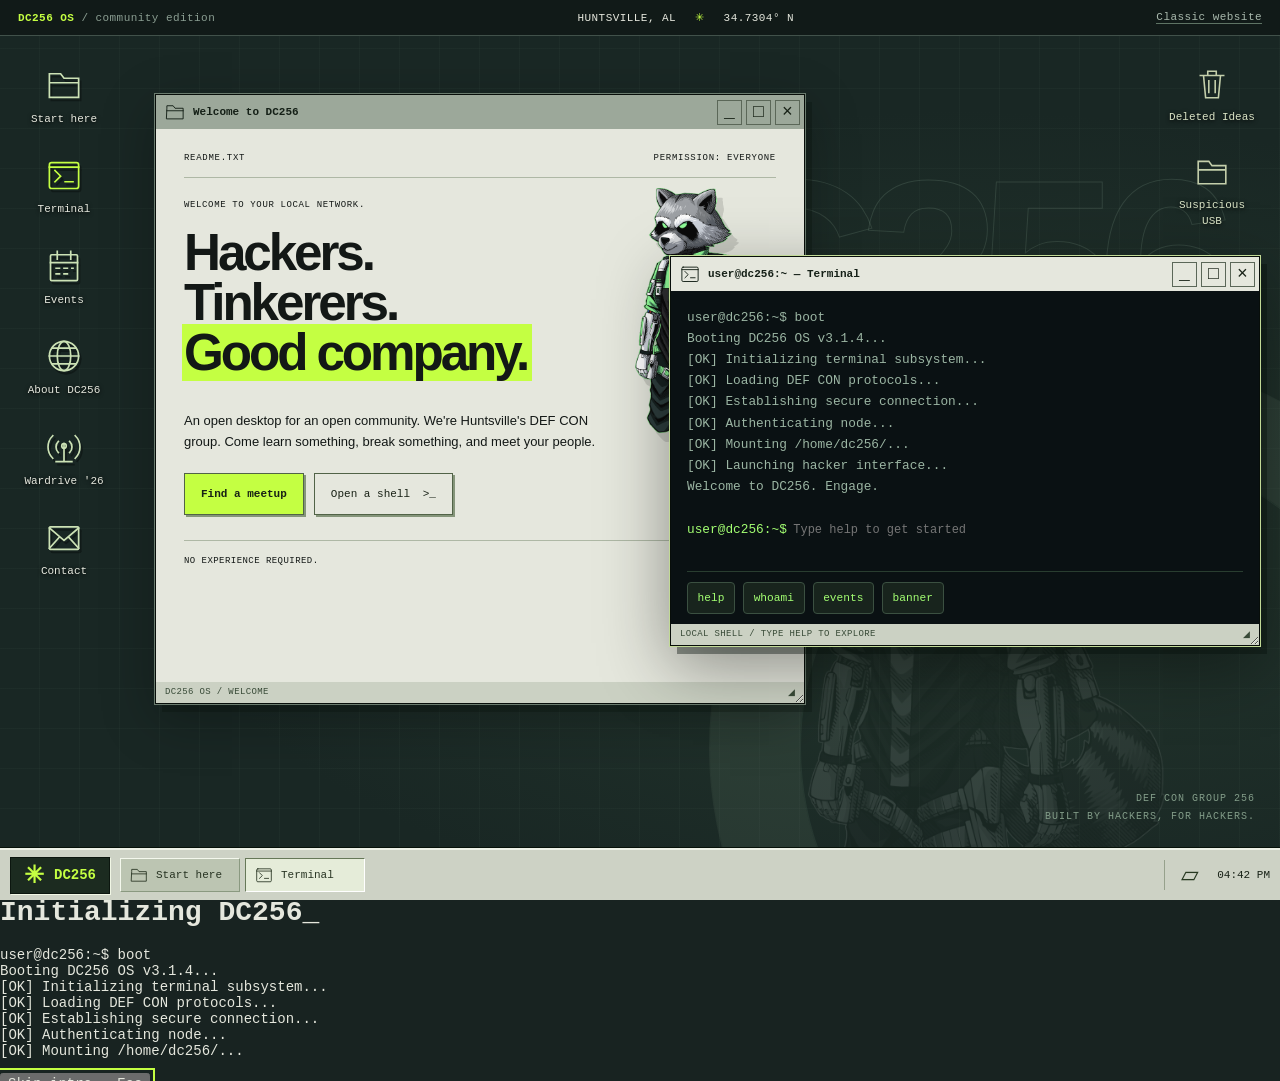
<file: index.html>
<!doctype html>
<html lang="en"><head><meta charset="utf-8"><meta name="viewport" content="width=device-width,initial-scale=1"><title>DC256 OS — Huntsville Hacker Community</title><script src="scripts/boot-intro.js?v=desktop-1"></script><link rel="icon" href="images/DC256_Text.png"><link rel="stylesheet" href="styles/desktop.css?v=4"><script src="scripts/desktop-fun.js?v=2" defer></script><script src="scripts/desktop.js?v=9" defer></script></head>
<body>
<svg class="icon-library" aria-hidden="true"><defs>
<symbol id="i-terminal" viewBox="0 0 32 32"><rect x="3" y="5" width="26" height="23" rx="2"/><path d="m8 12 5 5-5 5m9 0h7M3 9h26"/></symbol>
<symbol id="i-folder" viewBox="0 0 32 32"><path d="M3 9V6h10l3 4h13v17H3zm0 5h26"/></symbol>
<symbol id="i-calendar" viewBox="0 0 32 32"><rect x="4" y="6" width="24" height="23" rx="1"/><path d="M10 3v7m12-7v7M4 13h24m-19 5h3m4 0h3m4 0h1M9 23h3m4 0h3"/></symbol>
<symbol id="i-globe" viewBox="0 0 32 32"><circle cx="16" cy="16" r="13"/><ellipse cx="16" cy="16" rx="6" ry="13"/><path d="M3 16h26M6 9h20M6 23h20"/></symbol>
<symbol id="i-mail" viewBox="0 0 32 32"><rect x="3" y="7" width="26" height="20" rx="1"/><path d="m3 8 13 11L29 8M3 26l9-10m17 10-9-10"/></symbol>
<symbol id="i-radio" viewBox="0 0 32 32"><path d="M16 13v16m-7 0h14M11 11a7 7 0 0 0 0 10m10-10a7 7 0 0 1 0 10M6 6a14 14 0 0 0 0 20M26 6a14 14 0 0 1 0 20"/><circle cx="16" cy="15" r="2"/></symbol>
<symbol id="i-trash" viewBox="0 0 32 32"><path d="M5 8h22M12 8V4h8v4M8 8l2 21h12l2-21M13 13v11m6-11v11"/></symbol>
<symbol id="i-note" viewBox="0 0 32 32"><path d="M5 3h22v19l-7 7H5zM20 29v-7h7M10 9h12M10 14h12M10 19h6"/></symbol></defs></svg>
<header class="os-topbar"><span><strong>DC256 OS</strong> <span class="edition">/ community edition</span></span><span class="top-location">HUNTSVILLE, AL <span class="cross">✳</span> 34.7304° N</span><a href="classic.html">Classic website</a></header>
<main class="desktop" aria-label="DC256 desktop">
<div class="wallpaper" aria-hidden="true"><div class="wallpaper-word">DC256</div><div class="wallpaper-sub">CURIOSITY IS A FEATURE.</div><div class="orbit-mark"></div><img src="images/racoon.webp" alt=""></div>
<nav class="desktop-shortcuts" aria-label="Desktop apps">
<button data-app="welcome"><svg><use href="#i-folder"/></svg><span>Start here</span></button>
<button data-app="terminal"><svg><use href="#i-terminal"/></svg><span>Terminal</span></button>
<button data-app="events"><svg><use href="#i-calendar"/></svg><span>Events</span></button>
<button data-app="about"><svg><use href="#i-globe"/></svg><span>About DC256</span></button>
<button data-app="wardrive"><svg><use href="#i-radio"/></svg><span>Wardrive '26</span></button>
<button data-app="contact"><svg><use href="#i-mail"/></svg><span>Contact</span></button>
</nav>
<nav class="explore-shortcuts" aria-label="Explore the desktop"><button data-app="trash"><svg><use href="#i-trash"/></svg><span>Deleted Ideas</span></button><button data-app="usb"><svg><use href="#i-folder"/></svg><span>Suspicious USB</span></button><button data-app="tasks"><svg><use href="#i-terminal"/></svg><span>Task Manager</span></button><button data-app="notes"><svg><use href="#i-note"/></svg><span>Sticky Notes</span></button><button data-app="system"><svg><use href="#i-globe"/></svg><span>About This Computer</span></button></nav><div id="windowLayer" class="window-layer"></div>
<div class="desktop-label" aria-hidden="true">DEF CON GROUP 256<br>BUILT BY HACKERS, FOR HACKERS.</div>
</main>
<div class="launcher" id="launcher" hidden><div class="launcher-brand">DC256<span>Make yourself at /home.</span></div><div class="launcher-apps"><button data-app="welcome">Start here <kbd>↵</kbd></button><button data-app="terminal">Terminal</button><button data-app="events">Event browser</button><button data-app="about">About the community</button><button data-app="contact">Contact</button><button data-app="wardrive">Wardrive results</button><button data-app="links">Community links</button><button data-app="trash">Deleted Ideas</button><button data-app="usb">Suspicious USB</button><button data-app="tasks">Task Manager</button><button data-app="notes">Sticky Notes</button><button data-app="system">About This Computer</button></div><a href="classic.html">Return to classic website</a></div>
<footer class="taskbar"><button class="start-button" id="startButton" aria-controls="launcher" aria-expanded="false"><span>✳</span> DC256</button><div id="taskList" class="task-list" aria-label="Open windows"></div><div class="system-tray"><button id="showDesktop" aria-label="Show desktop" title="Show desktop">▱</button><time id="clock"></time></div></footer>
<template id="welcomeContent"><div class="welcome-app"><div class="welcome-meta"><span>README.TXT</span><span>PERMISSION: EVERYONE</span></div><div class="welcome-hero"><p>WELCOME TO YOUR LOCAL NETWORK.</p><h1>Hackers.<br>Tinkerers.<br><em>Good company.</em></h1><img src="images/racoon.webp" alt="DC256 raccoon mascot"></div><div class="welcome-description">An open desktop for an open community. We're Huntsville's DEF CON group. Come learn something, break something, and meet your people.</div><div class="welcome-actions"><button class="acid-button" data-app="events">Find a meetup</button><button data-app="terminal">Open a shell <span>&gt;_</span></button></div><div class="welcome-bottom"><span>NO EXPERIENCE REQUIRED.</span><span>JUST CURIOSITY.</span></div></div></template>
<template id="linksContent"><div class="links-app"><p class="app-kicker">/HOME/DC256/CONNECTIONS</p><h1>Find your people.</h1><p>The desktop is virtual. The community is real.</p><a href="https://discord.gg/7DgPkkJyCH" target="_blank" rel="noopener noreferrer">Discord <span>Join the conversation</span></a><a href="https://huntsvillehtb.org/" target="_blank" rel="noopener noreferrer">Huntsville HTB <span>Capture the flag</span></a><a href="https://bsidesrocketcity.org/" target="_blank" rel="noopener noreferrer">BSides Rocket City <span>Local security community</span></a></div></template>

<template id="trashContent"><div class="fun-app" data-fun="trash"><p class="app-kicker">/TRASH / 3 QUESTIONABLE DECISIONS</p><h1>Deleted Ideas</h1><p>Gone, but never quite forgotten.</p><div class="fun-files"><button data-file="final">▤ final_final_v9.py<span>Last modified: just one more tweak ago</span></button><button data-file="blockchain">▤ blockchain_everything.txt<span>A solution looking for a problem</span></button><button data-file="firewall">▤ just_disable_the_firewall.sh<span>Reviewed by absolutely nobody</span></button></div><pre class="fun-output" role="status">Select a file to inspect its questionable contents.</pre><button class="fun-button" data-empty>Empty Trash</button></div></template>
<template id="usbContent"><div class="fun-app" data-fun="usb"><p class="app-kicker">REMOVABLE DISK / FOUND_IN_PARKING_LOT</p><h1>Totally trustworthy.</h1><p>One virtual USB drive. Several terrible decisions.</p><div class="fun-files"><button data-file="readme">▤ README_FIRST.txt<span>Famous last words</span></button><button data-file="exe">▣ definitely_not_malware.exe<span>What could possibly go wrong?</span></button><button data-file="raccoon">▧ raccoon.jpg<span>The only reputable file here</span></button></div><pre class="fun-output" role="status">This is a toy USB drive. No files or programs are executed.</pre><img class="usb-raccoon" src="images/racoon.webp" alt="A suspiciously well-equipped raccoon" hidden></div></template>
<template id="tasksContent"><div class="fun-app" data-fun="tasks"><p class="app-kicker">SYSTEM MONITOR / HUMAN EDITION</p><h1>Task Manager</h1><p>Simulated processes. Real feelings.</p><div class="process-list"><div><span>curiosityd<small>CPU: 256% · essential service</small></span><button data-kill="curiosity">End task</button></div><div><span>imposter_syndrome.exe<small>Memory: unnecessarily large</small></span><button data-kill="imposter">End task</button></div><div><span>one_more_side_project<small>Threads: somehow 37</small></span><button data-kill="project">End task</button></div><div><span>caffeine.service<small>Status: running on fumes</small></span><button data-kill="caffeine">End task</button></div></div><pre class="fun-output" role="status">Select a process to question your life choices.</pre><button class="fun-button" data-restart>Restart processes</button></div></template>
<template id="notesContent"><div class="fun-app note-app" data-fun="notes"><p class="app-kicker">PERSONAL SCRATCHPAD / LOCAL TO THIS BROWSER</p><h1>Note to self.</h1><label for="stickyText">Your notes</label><textarea id="stickyText" spellcheck="true" placeholder="Capture that idea before the next side quest…"></textarea><p class="note-status" role="status"></p><p class="note-hint">Drag this window somewhere useful. Notes stay in this browser and aren't shared with anyone.</p></div></template>
<template id="systemContent"><div class="fun-app" data-fun="system"><p class="app-kicker">DC256 OS / COMMUNITY EDITION</p><h1>About this computer</h1><button class="mascot-button" aria-label="Inspect the raccoon"><img src="images/racoon.webp" alt="DC256 raccoon"></button><dl class="system-specs"><dt>Processor</dt><dd>Overclocked curiosity</dd><dt>Memory</dt><dd>Mostly obscure trivia</dd><dt>Available ports</dt><dd>Everyone welcome</dd><dt>Security model</dt><dd>Ask questions. Share knowledge.</dd><dt>Uptime</dt><dd>Until someone says “one last thing”</dd></dl><pre class="fun-output" role="status">System healthy. Mascot mildly suspicious.</pre></div></template>
<div class="os-announcement" id="announcement" role="status" aria-live="polite"></div>
</body></html>
</file>
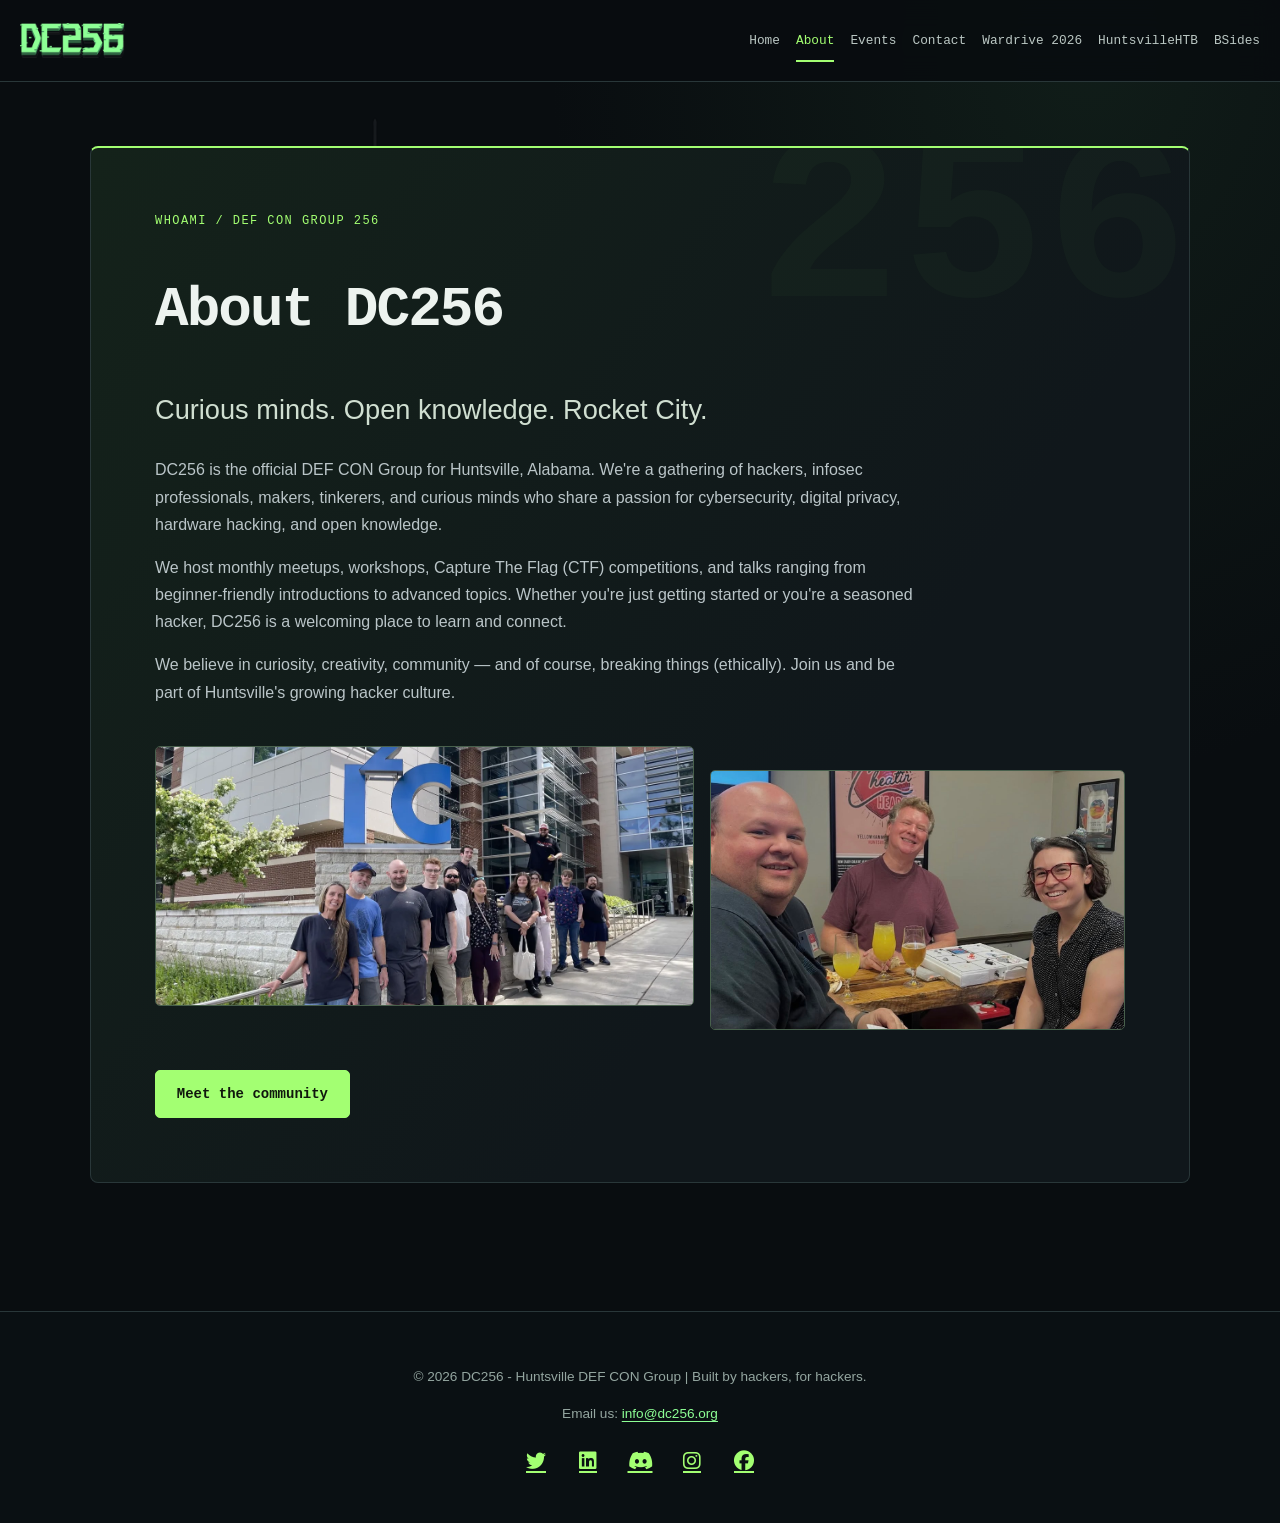
<file: about.html>
<!DOCTYPE html>
<html lang="en">
<head>
  <meta charset="UTF-8">
  <meta name="viewport" content="width=device-width, initial-scale=1.0">
  <title>About - DC256</title>
  <link rel="stylesheet" href="https://cdnjs.cloudflare.com/ajax/libs/font-awesome/6.4.0/css/all.min.css">
  <style>
    body {
      background-color: #000;
      color: #9a9da2;
      font-family: 'Courier New', monospace;
      margin: 0;
      padding: 0;
      display: flex;
      flex-direction: column;
      min-height: 100vh;
    }
    header {
      background-color: #111;
      padding: 1rem 2rem;
      display: flex;
      justify-content: space-between;
      align-items: center;
      border-bottom: 2px solid #8dff95;
    }
    nav a {
      margin: 0 1rem;
      color: #499965;
      text-decoration: none;
      font-weight: bold;
    }
    nav a:hover {
      color: #8dff95;
    }
    .about-section {
      padding: 2rem;
      max-width: 800px;
      margin: auto;
    }
    .about-section h1 {
      color: #8dff95;
    }
  </style>
<link rel="stylesheet" href="styles/workbench.css?v=20261122-3">
<script src="scripts/workbench.js?v=20261122-3" defer></script>
</head>
<body class="inner-page about-page" style="position: relative;">
  <img src="images/SaturnV.png" alt="DC256 Rocket" style="position: fixed; top: 0; left: 0; height: 100%; width: auto; z-index: -1; opacity: 0.3;">
  <header class="site-header"><a class="site-brand" href="index.html" aria-label="DC256 home"><img src="images/DC256_Text.png" alt="DC256"></a><nav aria-label="Main navigation"><a href="index.html">Home</a><a href="about.html" aria-current="page">About</a><a href="events.html">Events</a><a href="contact.html">Contact</a><a href="wardrive2026.html">Wardrive 2026</a><a href="https://huntsvillehtb.org/" target="_blank" rel="noopener noreferrer">HuntsvilleHTB</a><a href="bsides.html">BSides</a></nav></header>
  <section class="about-section">
    <p class="eyebrow">WHOAMI / DEF CON GROUP 256</p><h1>About DC256</h1><p class="page-deck">Curious minds. Open knowledge. Rocket City.</p>
    <p>DC256 is the official DEF CON Group for Huntsville, Alabama. We're a gathering of hackers, infosec professionals, makers, tinkerers, and curious minds who share a passion for cybersecurity, digital privacy, hardware hacking, and open knowledge.</p>
    <p>We host monthly meetups, workshops, Capture The Flag (CTF) competitions, and talks ranging from beginner-friendly introductions to advanced topics. Whether you're just getting started or you're a seasoned hacker, DC256 is a welcoming place to learn and connect.</p>
    <p>We believe in curiosity, creativity, community — and of course, breaking things (ethically). Join us and be part of Huntsville's growing hacker culture.</p>
  <div class="about-gallery"><img src="images/wardrive_group_i2c.webp" alt="DC256 members at the wardrive competition" loading="lazy"><img src="images/yellowhammer_hangout_2.jpeg" alt="DC256 community meetup" loading="lazy"></div><a class="button primary" href="https://discord.gg/7DgPkkJyCH">Meet the community</a></section>
  <footer style="background-color: #111; text-align: center; padding: 2rem; font-size: 0.9rem; border-top: 2px solid #8dff95; margin-top: auto;">
    <p>&copy; 2026 DC256 - Huntsville DEF CON Group | Built by hackers, for hackers.</p>
    <p>Email us: <a href="mailto:info@dc256.org" style="color:#8dff95">info@dc256.org</a></p>    <div class="socials">
      <a href="https://x.com/defcon256" target="_blank"><i class="fab fa-twitter" style="margin: 0 1rem; font-size: 1.5rem; color: #499965;"></i></a>
      <a href="https://www.linkedin.com/company/dc256" target="_blank"><i class="fab fa-linkedin" style="margin: 0 1rem; font-size: 1.5rem; color: #499965;"></i></a>
      <a href="https://discord.gg/7DgPkkJyCH" target="_blank"><i class="fab fa-discord" style="margin: 0 1rem; font-size: 1.5rem; color: #499965;"></i></a>
      <a href="https://www.instagram.com/defcon256/" target="_blank"><i class="fab fa-instagram" style="margin: 0 1rem; font-size: 1.5rem; color: #499965;"></i></a>
      <a href="https://www.facebook.com/people/DC256/61591840475933/" target="_blank"><i class="fab fa-facebook" style="margin: 0 1rem; font-size: 1.5rem; color: #499965;"></i></a>
    </div>
  </footer>
</body>
</html>
</file>
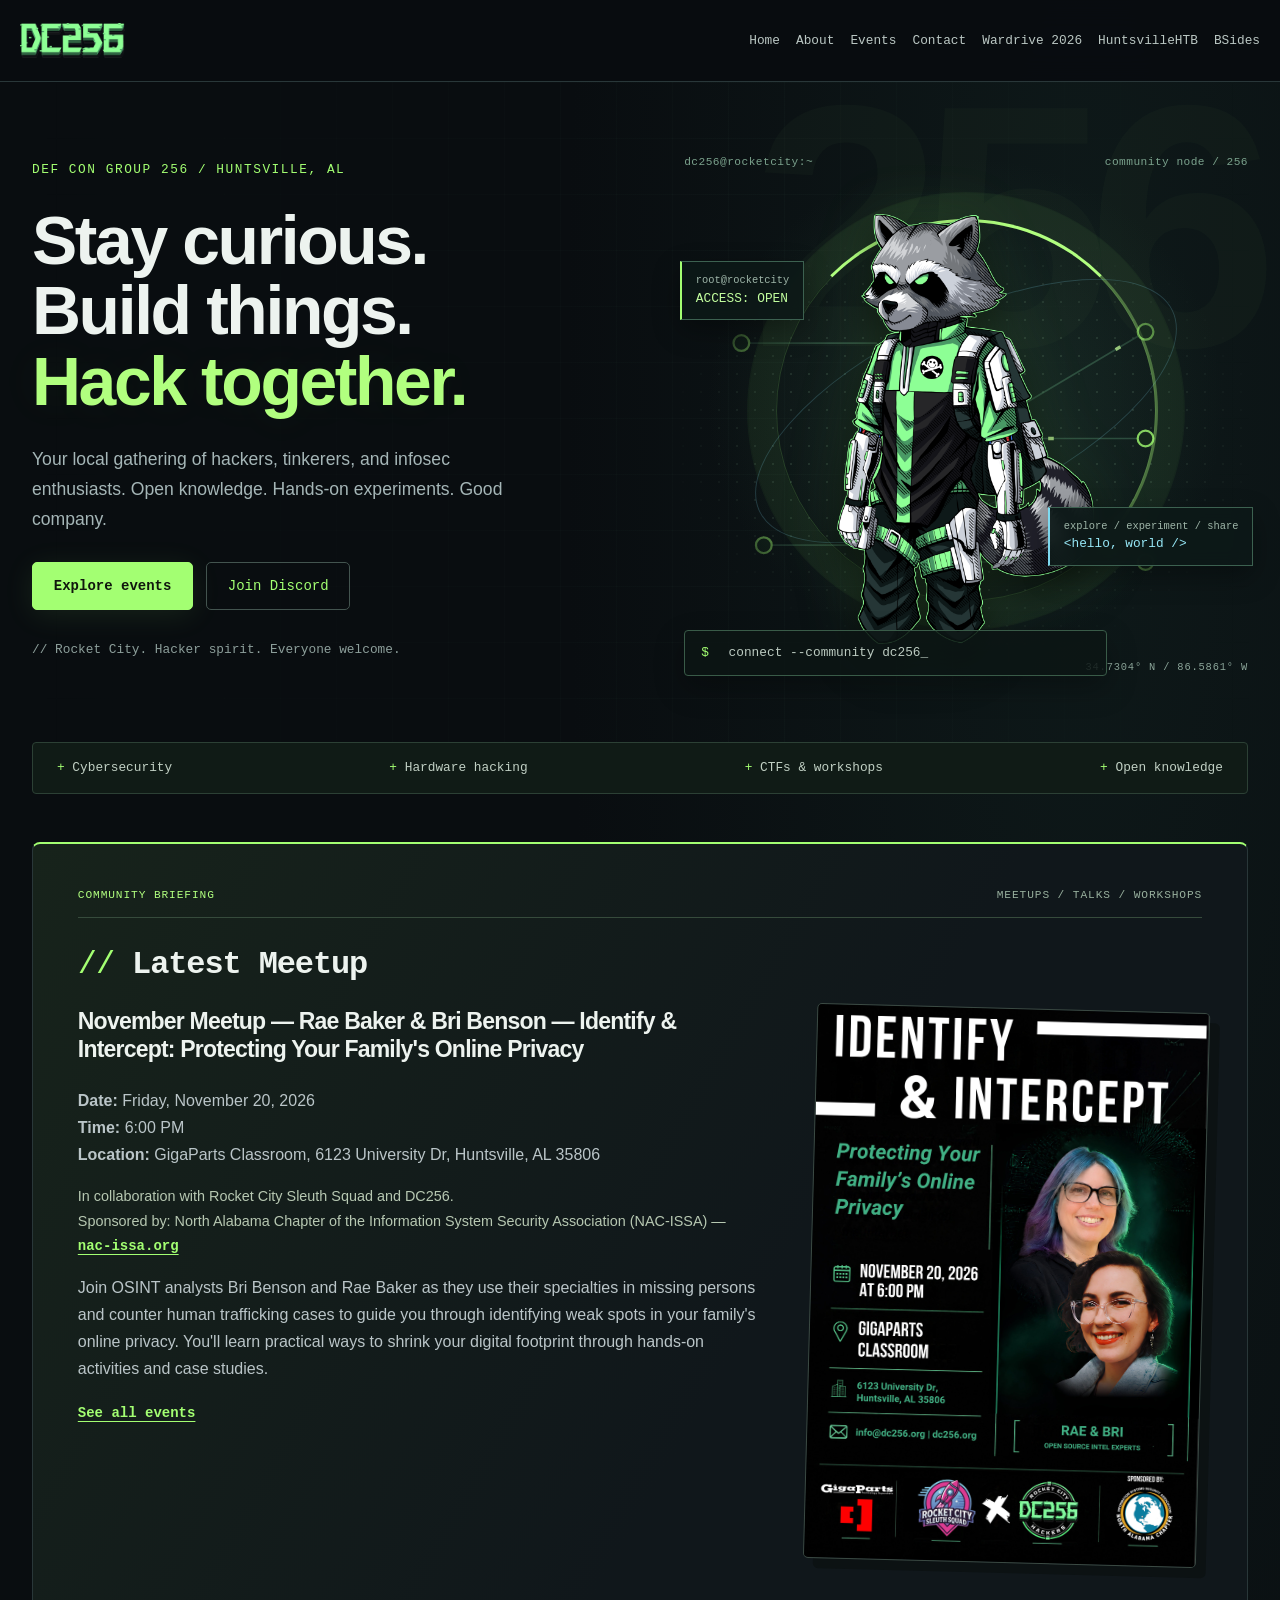
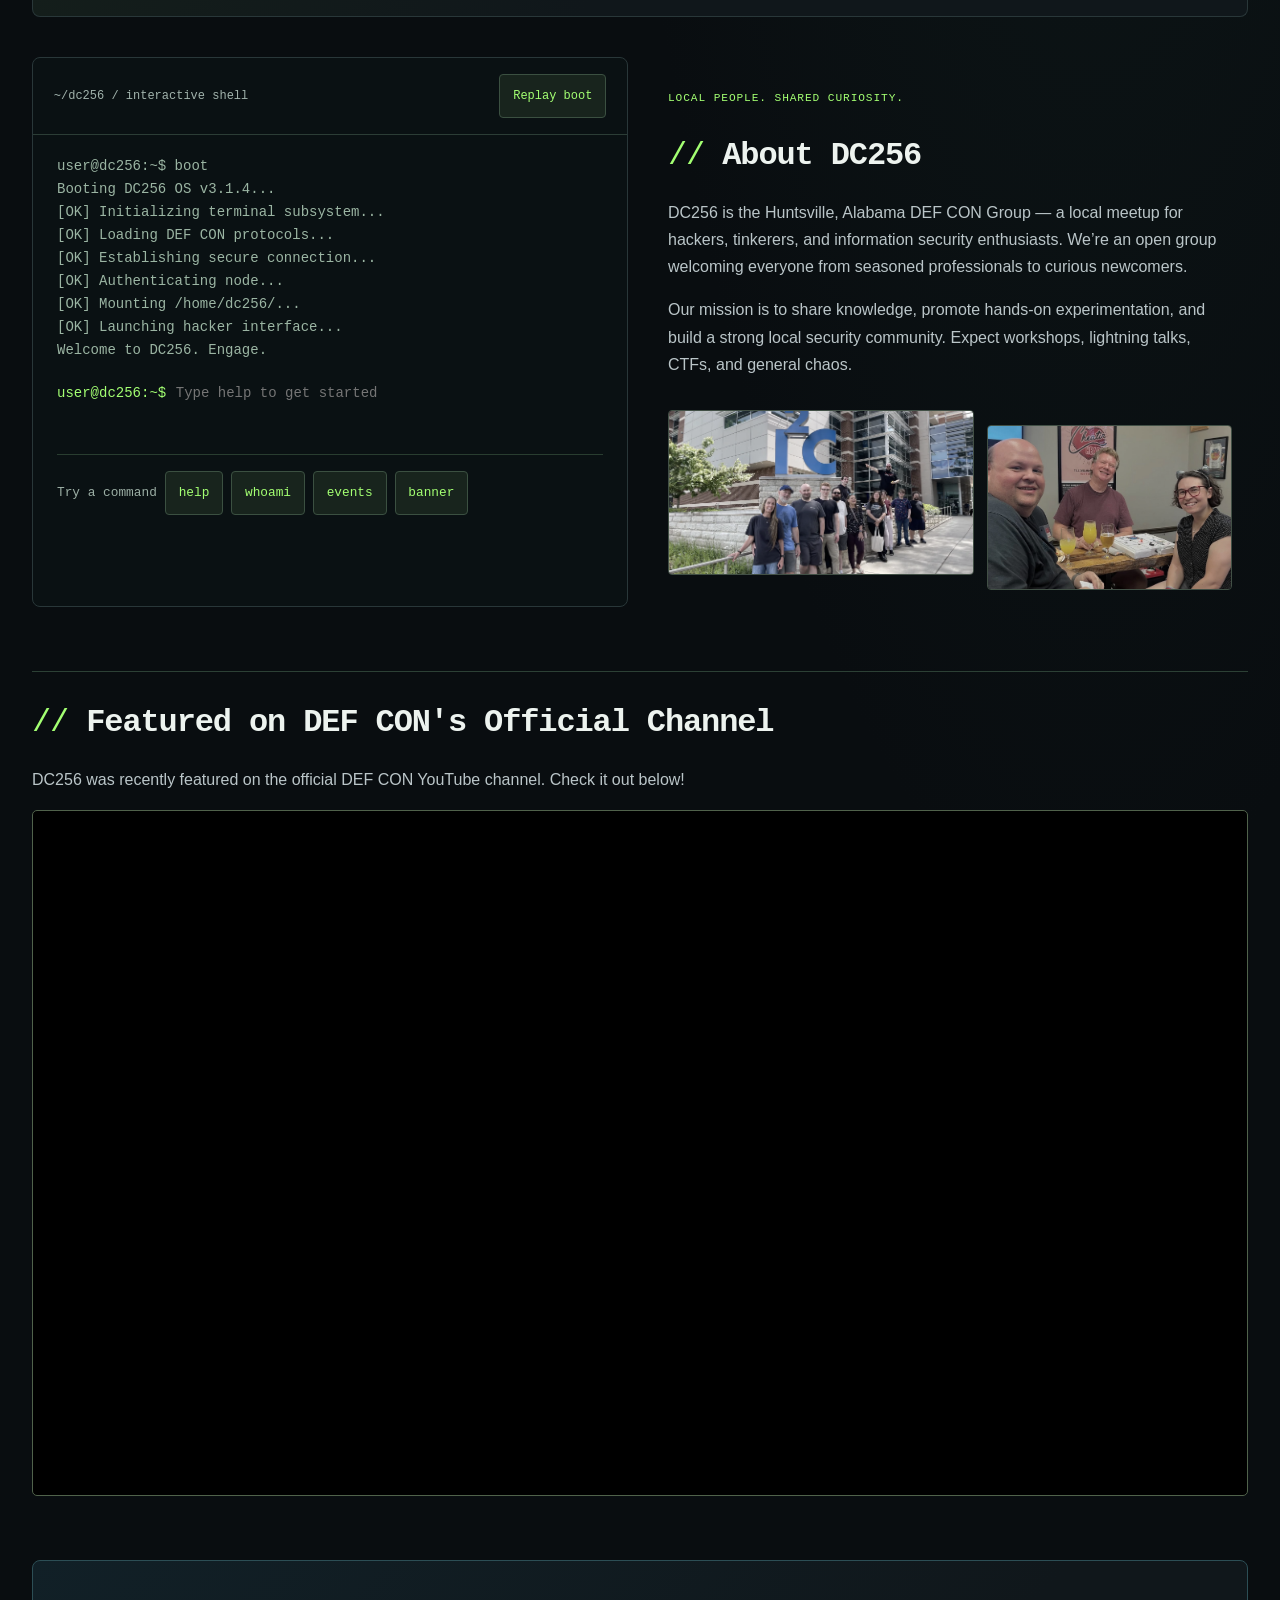
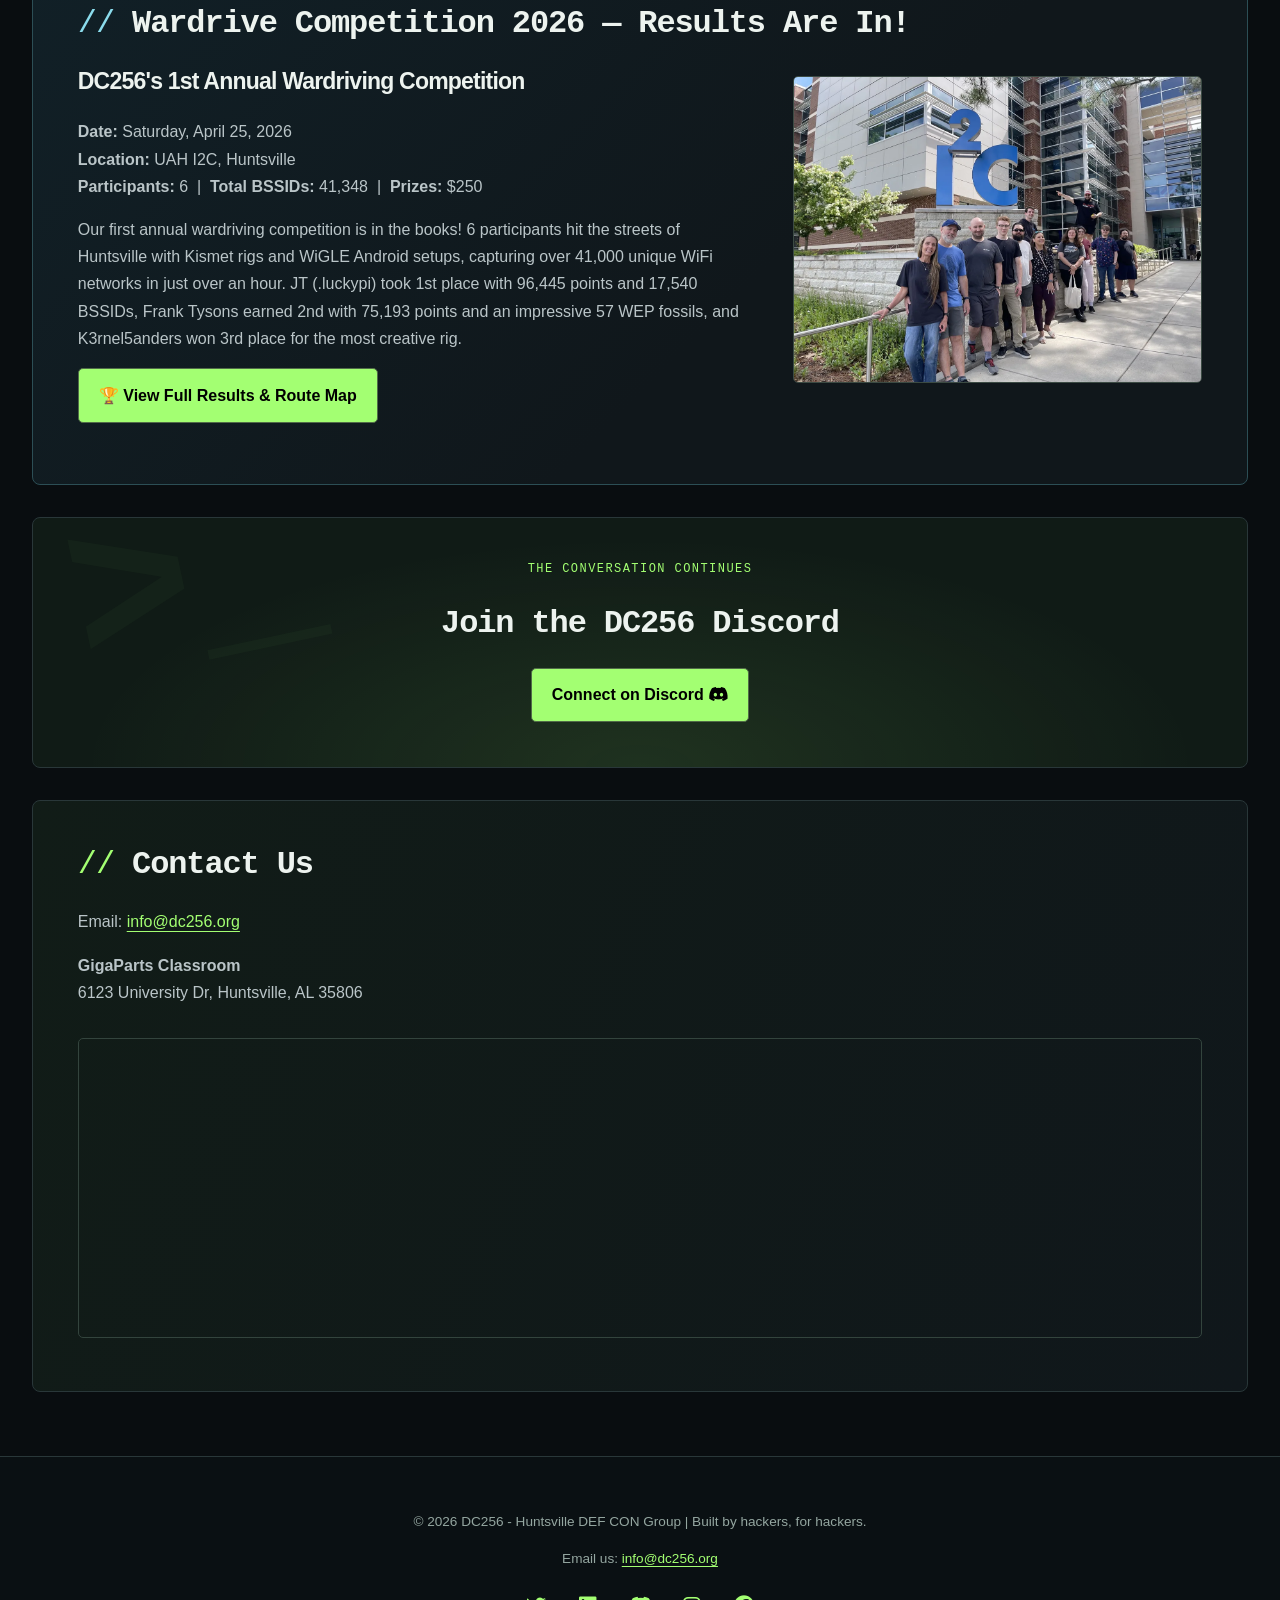
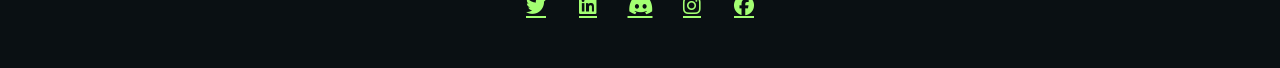
<file: classic.html>
<!DOCTYPE html><html lang="en"><head><meta charset="UTF-8"><meta name="viewport" content="width=device-width, initial-scale=1"><title>DC256 — Huntsville Hacker Community</title><meta name="description" content="Huntsville’s DEF CON group. Meet hackers, makers, and security enthusiasts through local meetups, workshops, and CTFs."><script src="scripts/boot-intro.js?v=desktop-1"></script><link rel="icon" href="images/DC256_Text.png"><link rel="stylesheet" href="https://cdnjs.cloudflare.com/ajax/libs/font-awesome/6.4.0/css/all.min.css"><link rel="stylesheet" href="styles/workbench.css?v=desktop-1"><script src="scripts/events.js?v=2" defer></script><script src="scripts/workbench.js?v=desktop-1" defer></script></head><body class="home">  <header class="site-header"><a class="site-brand" href="index.html" aria-label="DC256 home"><img src="images/DC256_Text.png" alt="DC256"></a><nav aria-label="Main navigation"><a href="index.html" aria-current="page">Home</a><a href="about.html">About</a><a href="events.html">Events</a><a href="contact.html">Contact</a><a href="wardrive2026.html">Wardrive 2026</a><a href="https://huntsvillehtb.org/" target="_blank" rel="noopener noreferrer">HuntsvilleHTB</a><a href="bsides.html">BSides</a></nav></header>

<main id="main-content"><section class="workbench-hero" aria-labelledby="hero-title">
<div class="hero-copy"><p class="eyebrow">DEF CON GROUP 256 / HUNTSVILLE, AL</p><h1 id="hero-title">Stay curious.<br>Build things.<br><em>Hack together.</em></h1><p class="hero-description">Your local gathering of hackers, tinkerers, and infosec enthusiasts. Open knowledge. Hands-on experiments. Good company.</p><div class="hero-actions"><a class="button primary" href="events.html">Explore events</a><a class="button" href="https://discord.gg/7DgPkkJyCH" target="_blank" rel="noopener noreferrer">Join Discord</a></div><p class="hero-footnote">// Rocket City. Hacker spirit. Everyone welcome.</p></div>
<div class="network-panel"><div class="orbit orbit-one" aria-hidden="true"></div><div class="orbit orbit-two" aria-hidden="true"></div><span class="visual-coordinate" aria-hidden="true">34.7304° N / 86.5861° W</span><div class="window-bar"><span>dc256@rocketcity:~</span><span>community node / 256</span></div><div class="network-art" aria-hidden="true"><svg viewBox="0 0 520 320" fill="none"><path class="network-path" d="M60 75H180L260 160H420M80 255H180L260 160V45M260 160V270H420M260 160L420 65"/><path class="packet" d="M60 75H180L260 160H420M80 255H180L260 160V45M260 160V270H420M260 160L420 65"/><g class="nodes"><circle cx="60" cy="75" r="7"/><circle cx="80" cy="255" r="7"/><circle cx="260" cy="45" r="7"/><circle cx="420" cy="65" r="7"/><circle cx="420" cy="160" r="7"/><circle cx="420" cy="270" r="7"/></g><g fill="#8d9e98" font-family="monospace" font-size="12"><text x="35" y="53">curiosity</text><text x="40" y="285">hardware</text><text x="385" y="44">community</text><text x="382" y="193">security</text><text x="375" y="300">open source</text></g></svg></div><div class="signal-tag signal-tag-a" aria-hidden="true"><span>root@rocketcity</span><strong>ACCESS: OPEN</strong></div><div class="signal-tag signal-tag-b" aria-hidden="true"><span>explore / experiment / share</span><strong>&lt;hello, world /&gt;</strong></div><div class="network-caption"><span class="prompt">$</span> connect --community dc256<span class="cursor">_</span></div><img class="hero-mascot" src="images/racoon.webp" alt="DC256 raccoon mascot"></div>
</section><div class="topic-strip" aria-label="Community interests"><span>Cybersecurity</span><span>Hardware hacking</span><span>CTFs & workshops</span><span>Open knowledge</span></div>  <section class="terminal" id="events"><div class="section-label"><span>COMMUNITY BRIEFING</span><span>MEETUPS / TALKS / WORKSHOPS</span></div>
    <h2 style="color: var(--highlight);">Latest Meetup</h2>
    <div class="next-event">
      <div>
        <h3 style="margin-top:0;color:#cfead3;">November Meetup — Rae Baker &amp; Bri Benson — Identify &amp; Intercept: Protecting Your Family's Online Privacy</h3>
        <p>
          <strong>Date:</strong> Friday, November 20, 2026<br>
          <strong>Time:</strong> 6:00 PM<br>
          <strong>Location:</strong> GigaParts Classroom, 6123 University Dr, Huntsville, AL 35806
        </p>

        <p class="sponsor">
          In collaboration with Rocket City Sleuth Squad and DC256.<br>
          Sponsored by: North Alabama Chapter of the Information System Security Association (NAC-ISSA) —
          <a class="mini-link" href="https://nac-issa.org/" target="_blank">nac-issa.org</a>
        </p>

        <p>
          Join OSINT analysts Bri Benson and Rae Baker as they use their specialties in missing persons and counter human trafficking cases to guide you through identifying weak spots in your family's online privacy.
          You'll learn practical ways to shrink your digital footprint through hands-on activities and case studies.
        </p>

        <p style="margin-top:1rem;">
          <a href="events.html" class="mini-link">See all events</a>
        </p>
      </div>

      <a href="events.html" aria-label="Open events page">
        <img src="images/Identify_Intercept_Flyer_November.jpg" alt="Flyer: Rae Baker &amp; Bri Benson — Identify &amp; Intercept: Protecting Your Family's Online Privacy">
      </a>
    </div>
  </section>  <div class="community-grid"><section class="terminal shell" id="shell"><div class="window-bar"><span>~/dc256 / interactive shell</span><button type="button" id="replayBoot">Replay boot</button></div><div class="shell-screen" id="shellScreen">
    <div class="shell-transcript" role="log" aria-label="Shell transcript" aria-live="polite" aria-relevant="additions">
      <div id="bootScreen" class="boot-log" aria-label="Terminal startup"></div>
      <div class="terminal-output" id="terminalOutput"></div>
    </div>
    <div class="terminal-input">
      <label for="commandInput" class="shell-prompt">user@dc256:~$</label><input type="text" id="commandInput" placeholder="Type help to get started" aria-label="Terminal command" autocomplete="off" autocapitalize="off" spellcheck="false">
    </div>
    </div><div class="command-chips"><span>Try a command</span><button data-command="help">help</button><button data-command="whoami">whoami</button><button data-command="events">events</button><button data-command="banner">banner</button></div>
  </section>  <section class="terminal" id="about"><p class="eyebrow">LOCAL PEOPLE. SHARED CURIOSITY.</p>
    <h2 style="color: var(--highlight);">About DC256</h2>
    <p>DC256 is the Huntsville, Alabama DEF CON Group — a local meetup for hackers, tinkerers, and information security enthusiasts. We’re an open group welcoming everyone from seasoned professionals to curious newcomers.</p>
    <p>Our mission is to share knowledge, promote hands-on experimentation, and build a strong local security community. Expect workshops, lightning talks, CTFs, and general chaos.</p><div class="community-photos"><img src="images/wardrive_group_i2c.webp" alt="DC256 members at the wardriving competition" loading="lazy"><img src="images/yellowhammer_hangout_2.jpeg" alt="Community gathering at Yellowhammer" loading="lazy"></div>
  </section></div>  <section class="terminal" id="featured">
    <h2 style="color: var(--highlight);">Featured on DEF CON's Official Channel</h2>
    <p>DC256 was recently featured on the official DEF CON YouTube channel. Check it out below!</p>
    <div style="position:relative;width:100%;padding-top:56.25%;margin-top:1rem;border:2px solid var(--highlight);box-shadow:0 0 14px rgba(141,255,149,.3);background:#000;">
      <iframe
        style="position:absolute;top:0;left:0;width:100%;height:100%;border:0;"
        src="https://www.youtube-nocookie.com/embed/u-SsrNy-cK0"
        title="DC256 featured on DEF CON's official YouTube channel"
        loading="lazy"
        allow="accelerometer; clipboard-write; encrypted-media; gyroscope; picture-in-picture; web-share"
        referrerpolicy="strict-origin-when-cross-origin"
        allowfullscreen></iframe>
    </div>
  </section>  <section class="terminal" id="wardrive-comp">
    <h2 style="color: var(--highlight);">Wardrive Competition 2026 — Results Are In!</h2>
    <div class="next-event">
      <div>
        <h3 style="margin-top:0;color:#cfead3;">DC256's 1st Annual Wardriving Competition</h3>
        <p>
          <strong>Date:</strong> Saturday, April 25, 2026<br>
          <strong>Location:</strong> UAH I2C, Huntsville<br>
          <strong>Participants:</strong> 6 &nbsp;|&nbsp; <strong>Total BSSIDs:</strong> 41,348 &nbsp;|&nbsp; <strong>Prizes:</strong> $250
        </p>

        <p>
          Our first annual wardriving competition is in the books! 6 participants hit the streets of Huntsville with Kismet rigs and WiGLE Android setups, capturing over 41,000 unique WiFi networks in just over an hour. JT (.luckypi) took 1st place with 96,445 points and 17,540 BSSIDs, Frank Tysons earned 2nd with 75,193 points and an impressive 57 WEP fossils, and K3rnel5anders won 3rd place for the most creative rig.
        </p>

        <p style="margin-top:1rem;">
          <a href="wardrive2026.html" style="
            display:inline-block;
            padding:.7rem 1.5rem;
            background:var(--accent);
            color:black;
            font-weight:bold;
            font-size:1rem;
            border:2px solid var(--highlight);
            text-decoration:none;
            transition:transform .2s ease, box-shadow .2s ease;
            box-shadow:0 0 10px var(--highlight);
          ">🏆 View Full Results & Route Map</a>
        </p>
      </div>

      <a href="wardrive2026.html" aria-label="View wardrive results">
        <img src="images/wardrive_group_i2c.webp" alt="DC256 Wardrive Competition 2026 group photo at I2C">
      </a>
    </div>
  </section>  <section class="terminal discord-panel" style="text-align: center; padding: 4rem 2rem;"><span class="discord-watermark" aria-hidden="true">&gt;_</span><p class="eyebrow">THE CONVERSATION CONTINUES</p>
    <h2 style="color: var(--highlight); margin-bottom: 1.5rem;">Join the DC256 Discord</h2>
    <a href="https://discord.gg/7DgPkkJyCH" target="_blank" style="
      display: inline-block;
      padding: 1rem 2rem;
      background-color: var(--accent);
      color: black;
      font-weight: bold;
      font-size: 1.2rem;
      border: 2px solid var(--highlight);
      text-decoration: none;
      transition: transform 0.2s ease, box-shadow 0.2s ease;
      box-shadow: 0 0 10px var(--highlight);
    ">
      Connect on Discord <i class="fab fa-discord"></i>
    </a>
  </section>    <section class="terminal" id="contact">
    <h2 style="color: var(--highlight);">Contact Us</h2>
    <p>Email: <a href="mailto:info@dc256.org" style="color: var(--highlight);">info@dc256.org</a></p>
    <p><strong>GigaParts Classroom</strong><br>6123 University Dr, Huntsville, AL 35806</p>
    <iframe class="map" src="https://www.google.com/maps?q=GigaParts+6123+University+Dr,+Huntsville,+AL+35806&output=embed" width="100%" height="300" style="border:2px solid var(--accent); margin-top: 1rem;" loading="lazy" referrerpolicy="no-referrer-when-downgrade"></iframe>
  </section></main>  <footer>
    <p>&copy; 2026 DC256 - Huntsville DEF CON Group | Built by hackers, for hackers.</p>
    <p>Email us: <a href="mailto:info@dc256.org" style="color:var(--highlight)">info@dc256.org</a></p>    <div class="socials">
      <a href="https://x.com/defcon256" target="_blank"><i class="fab fa-twitter"></i></a>
      <a href="https://www.linkedin.com/company/dc256" target="_blank"><i class="fab fa-linkedin"></i></a>
      <a href="https://discord.gg/7DgPkkJyCH" target="_blank"><i class="fab fa-discord"></i></a>
      <a href="https://www.instagram.com/defcon256/" target="_blank"><i class="fab fa-instagram"></i></a>
      <a href="https://www.facebook.com/people/DC256/61591840475933/" target="_blank"><i class="fab fa-facebook"></i></a>
    </div>
  </footer>

<script>    const terminalOutput = document.getElementById('terminalOutput');
    const commandInput = document.getElementById('commandInput');
    window.scrollShellToLatest = () => {
      const screen = document.getElementById('shellScreen');
      const scroll = () => { screen.scrollTop = screen.scrollHeight; };
      scroll();
      requestAnimationFrame(() => { scroll(); requestAnimationFrame(scroll); });
    };
    new ResizeObserver(() => window.scrollShellToLatest()).observe(document.querySelector('.shell-transcript'));


    const commands = {
      "whoami": "You're a hacker, tinkerer, and infosec enthusiast. Welcome home.",
      "uptime": "DC256 has been operating since 2018.",
      "ls": "about.html  events.html  contact.html",
      "pwd": "/var/www/dc256",
      "cd": "Nice try. You're already in the best directory.",
      "cat flag.txt": "FLAG{R34L_H4CK3R_V1B3S}",
      "date": new Date().toString(),
      "clear": "clear",
      "help": `DC256(1)       Community Manual       DC256(1)

NAME
    dc256 — Rocket City's browser shell

SYNOPSIS
    command [exactly as listed below]

DESCRIPTION
    A playground for curious minds.
    Commands are case-sensitive simulations;
    no scans, file changes, or network probes
    are performed. Press Enter to run a command,
    or tap one of the command shortcuts.

COMMUNITY
    whoami          Find your people.
    dc256           About the local crew.
    events          Show the next upcoming meetup.
    contact         Open a human connection.
    uptime          How long we've been at it.

SHELL BASICS
    ls              List the neighborhood.
    pwd             Where you landed.
    cd              Attempt an escape.
    date            Inspect the local clock.
    echo            Shout into the terminal.
    clear           Clear the transcript.
    help            Read this manual.
    helpme          Ask for a little direction.

FIELD TOOLS
    nmap            Scan our fictional host.
    ping            Check curiosity's latency.
    traceroute      Trace the route to community.
    decrypt         Crack an extremely local cipher.
    git status      Inspect your human working tree.
    chmod +x curiosity
                    Grant yourself permission to try.

EASTER EGGS
    cat flag.txt    Capture a tiny flag.
    sudo            Negotiate privileges.
    motd            Message of the day.
    fortune         Binary wisdom.
    banner          Unnecessarily large ASCII art.
    hacktheplanet   You know the line.
    rm -rf /        Test our sandbox's patience.
    coffee          Query the caffeine supply.
    quote           A quiet thought.

EXAMPLES
    user@dc256:~$ ping
    user@dc256:~$ chmod +x curiosity
    user@dc256:~$ git status

SEE ALSO
    events.html, about.html, contact.html

AUTHORS
    Built by hackers, for hackers.

DC256             Section 1             DC256(1)`,
      "dc256": "DC256 — Huntsville hackers, tinkerers, and infosec enthusiasts. See events.html for meetup details.",
      "events": "Browse events.html for meetups, workshops, and the full archive.",
      "sudo": "Nice try. You already have root access. 😏",
      "motd": "Welcome to the rockin' underground of Rocket City hackers. Remember: Hack the planet!",
      "fortune": "There are 10 types of people in the world: those who understand binary and those who don't.",
      "banner": `
      ▒▒▒▒▒▒▒▒▒ ▒▒▒▒▒▒▒▒▒▒▒▒▓▒▒▒▒▒▒▒▒▒ ▒▒▒▒▒▒▒▒▒▒▒▒▒▒▒▒▒▒▒▒▒▒▓
      ▒▒▒▓▓▓▒▒▒▒ ▒▒▒▓▓▓▓▓▓▓██▓▓▓▓▓▓▒▒▓▓▒▒▒▓▓▓▓▓▓▓▓▓▒▒▓▓▓▓▓▓▓▓█
      ▒▒▒▓██▓▒▒▒▒▒▒▒▓███████ ██████▓▒▒▒▒▒▒▒▓▓▓▓▓██▒▒▒▓████████
      ▒▒▒▒▓▒▓▓▒▒▒▒▒▒▒▒      ▒▒▒▒▒▒▒▒▒▒▓▓▒▒▒▒▒▒▒▒▒ ▒▒▒▒▒▒▒▒▒▒▒▒
      ▒▒▒▒█  ▒▒▒▒▒▒▒▓       ▒▒▒▒▓▓▓▓▓▓███████▓▒▒▒▒▒▒▒▓███▓▓▒▒▓
      ▒▒▒▒█ ▒▒▒▒▓▓▒▒▓ ▒     ▒▒▒▒███████ █████▓▒▒▒▒▒▒▒▓███▓▒▒▒▓
      ▒▒▒▒▒▒▒▒▒▓█▒▒▒▒▒▒▒▒▒▒▒▒▒▒▒▒▒▒▒▒▒▒▒▒▒▒▒▒▒▒▒▓▓▓▒▒▒▒▒▒▒▒▒▒█
      ▓▓▓▓▓▓▓▓▓█▓▓▓▓▓▓▓▓▓▓▓▓▓▓▓▓▓▓▓▓▓▓█▒▓▓▓▓▓▓▓▓▓█▓▓▓▓▓▓▓▓▓▓▓█
      ██████████ ████████████████████████████████ ███████████  
      `,
      "echo": "echo...echo...echo... (You can shout in here, but we might just hack back!)",
      "nmap": "Starting Nmap 7.93 ( https://nmap.org )\nHost is up (0.001s latency).\nPORT    STATE SERVICE\n256/tcp open  rocketcity",
      "hacktheplanet": "Mess with the best, die like the rest! (Or just grab some stickers at the next meetup).",
      "rm -rf /": "Whoa there, cowboy! Not in *this* sandbox.",
      "contact": "Find us on Discord, Twitter (@defcon256), or at our next GigaParts meetup!",
      "coffee": "No coffee. Only caffeine-fueled curiosity.",
      "helpme": "Try 'help' (or just ask someone wearing all black at the meetup).",
      "ping": "PING curiosity.local — simulated loopback\nreply from your brain: time=0ms TTL=256\nreply from your brain: time=0ms TTL=256\n0% curiosity lost. 100% chance of a side quest.",
      "traceroute": "Tracing a fictional route to community...\n 1  localhost      (leave the house)\n 2  huntsville     (find the meetup)\n 3  dc256          (ask a weird question)\nDestination reached. You were never an isolated host.",
      "chmod +x curiosity": "Permissions updated (metaphorically).\n-rwxr-xr-x  you  community  curiosity\nYou can now execute that idea you've been putting off.\nWarning: may spawn additional hobbies.",
      "decrypt": "Ciphertext: WPRZ IWT EAPCTI\nTrying ROT13... nope.\nTrying coffee... still nope.\nCaesar shift +11: HACK THE PLANET\nThe real key was an unreasonable number of stickers.",
      "git status": "On branch rabbit-hole\nChanges not staged for commit:\n  modified: sleep_schedule.md\n  modified: definitely_final_v7.py\nUntracked files:\n  another_side_project/\nNothing committed. Everything learned.",
      "quote": "“The quieter you become, the more you are able to hear.” – Kali Linux"
    };

    commandInput.addEventListener('keydown', function (e) {
      if (e.key === 'Enter') {
        const input = commandInput.value.trim();
        commandInput.value = '';

        if (input === '') return;
        document.dispatchEvent(new CustomEvent('shell-command', {detail: {clear: input === 'clear'}}));
        const pre = document.createElement('pre');
        pre.className = 'terminal-command';
        const prompt = document.createElement('span');
        prompt.className = 'shell-prompt';
        prompt.textContent = 'user@dc256:~$ ';
        pre.append(prompt, document.createTextNode(input));
        terminalOutput.appendChild(pre);

        const response = Object.prototype.hasOwnProperty.call(commands, input) ? commands[input] : `command not found: ${input}`;

        if (response === "clear") {
          terminalOutput.innerHTML = '';
        } else {
          const res = document.createElement('pre');
          if (input === 'events') {
            res.textContent = 'Loading latest events...';
            Promise.resolve().then(async () => {
              if (!window.DC256Events) await import('./scripts/events.js?v=2');
              return await window.DC256Events.terminal();
            }).catch(() => 'Could not load the latest events. Please try again.\nEvent listings: ' + new URL('events.html', document.baseURI).href).then(text => {
              res.textContent = text;
              if (res.isConnected && res === terminalOutput.lastElementChild) {
                window.scrollShellToLatest();
              }
            });
          } else if (input === 'help') {
            res.className = 'man-page';
            response.split('\n').forEach((line, index) => {
              const row = document.createElement('span');
              if (/^[A-Z][A-Z ]+$/.test(line)) row.className = 'man-heading';
              if (index === 0) row.className = 'man-title';
              row.textContent = line + '\n';
              res.appendChild(row);
            });
          } else res.textContent = response;
          terminalOutput.appendChild(res);
        }
        window.scrollShellToLatest();
      }
    });
  </script></body></html>
</file>
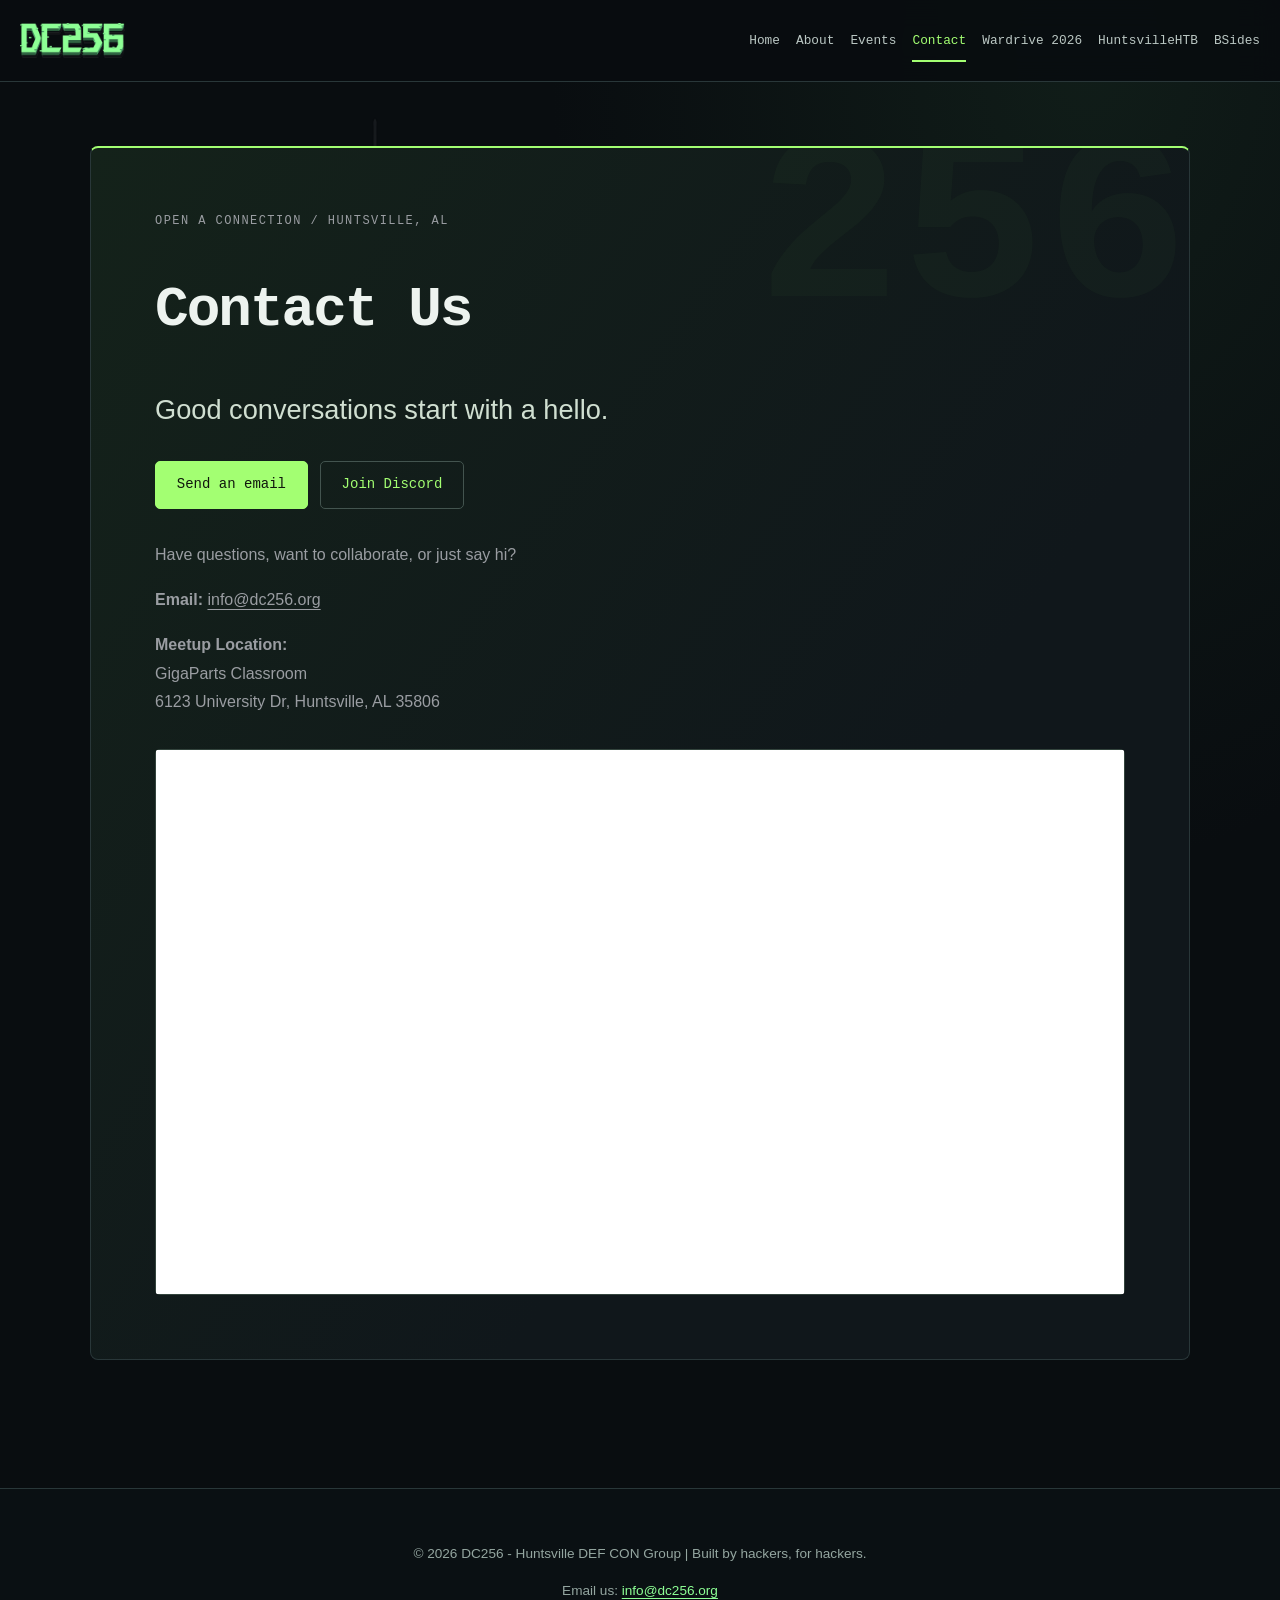
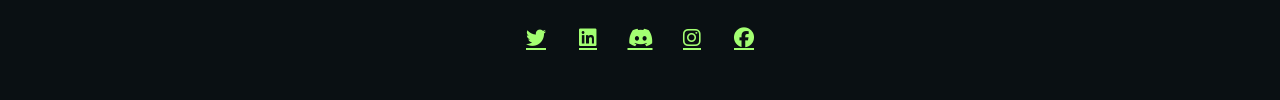
<file: contact.html>
<!DOCTYPE html>
<html lang="en">
<head>
  <meta charset="UTF-8">
  <meta name="viewport" content="width=device-width, initial-scale=1.0">
  <title>Contact - DC256</title>
  <link rel="stylesheet" href="https://cdnjs.cloudflare.com/ajax/libs/font-awesome/6.4.0/css/all.min.css">
  <style>
    body {
      background-color: #000;
      color: #9a9da2;
      font-family: 'Courier New', monospace;
      margin: 0;
      padding: 0;
      display: flex;
      flex-direction: column;
      min-height: 100vh;
    }
    header {
      background-color: #111;
      padding: 1rem 2rem;
      display: flex;
      justify-content: space-between;
      align-items: center;
      border-bottom: 2px solid #8dff95;
    }
    nav a {
      margin: 0 1rem;
      color: #499965;
      text-decoration: none;
      font-weight: bold;
    }
    nav a:hover {
      color: #8dff95;
    }
    .contact-section {
      padding: 2rem;
      max-width: 800px;
      margin: auto;
    }
    .contact-section h1 {
      color: #8dff95;
    }
    .contact-section p, .contact-section a {
      font-size: 1.1rem;
      line-height: 1.6;
      color: #9a9da2;
    }
    .map-container {
      position: relative;
      width: 100%;
      padding-bottom: 56.25%; /* 16:9 Aspect Ratio */
      height: 0;
      overflow: hidden;
      margin-top: 2rem;
    }

    .map-container iframe {
      position: absolute;
      top: 0;
      left: 0;
      width: 100%;
      height: 100%;
      border: 2px solid #499965;
    }
  </style>
<link rel="stylesheet" href="styles/workbench.css?v=20261122-3">
<script src="scripts/workbench.js?v=20261122-3" defer></script>
</head>
<body class="inner-page contact-page" style="position: relative;">
  <img src="images/SaturnV.png" alt="DC256 Rocket" style="position: fixed; top: 0; left: 0; height: 100%; width: auto; z-index: -1; opacity: 0.3;">
  <header class="site-header"><a class="site-brand" href="index.html" aria-label="DC256 home"><img src="images/DC256_Text.png" alt="DC256"></a><nav aria-label="Main navigation"><a href="index.html">Home</a><a href="about.html">About</a><a href="events.html">Events</a><a href="contact.html" aria-current="page">Contact</a><a href="wardrive2026.html">Wardrive 2026</a><a href="https://huntsvillehtb.org/" target="_blank" rel="noopener noreferrer">HuntsvilleHTB</a><a href="bsides.html">BSides</a></nav></header>
  <section class="contact-section">
    <p class="eyebrow">OPEN A CONNECTION / HUNTSVILLE, AL</p><h1>Contact Us</h1><p class="page-deck">Good conversations start with a hello.</p><div class="contact-actions"><a class="button primary" href="mailto:info@dc256.org">Send an email</a><a class="button" href="https://discord.gg/7DgPkkJyCH">Join Discord</a></div>
    <p>Have questions, want to collaborate, or just say hi?</p>
    <p><strong>Email:</strong> <a href="mailto:info@dc256.org">info@dc256.org</a></p>
    <p><strong>Meetup Location:</strong><br>GigaParts Classroom<br>6123 University Dr, Huntsville, AL 35806</p>
<div class="map-container">
  <iframe src="https://www.google.com/maps?q=GigaParts+6123+University+Dr,+Huntsville,+AL+35806&output=embed"
          allowfullscreen=""
          loading="lazy"
          referrerpolicy="no-referrer-when-downgrade">
  </iframe>
</div>
  </section>
    <footer style="background-color: #111; text-align: center; padding: 2rem; font-size: 0.9rem; border-top: 2px solid #8dff95; margin-top: auto;">
    <p>&copy; 2026 DC256 - Huntsville DEF CON Group | Built by hackers, for hackers.</p>
    <p>Email us: <a href="mailto:info@dc256.org" style="color:#8dff95">info@dc256.org</a></p>    <div class="socials">
      <a href="https://x.com/defcon256" target="_blank"><i class="fab fa-twitter" style="margin: 0 1rem; font-size: 1.5rem; color: #499965;"></i></a>
      <a href="https://www.linkedin.com/company/dc256" target="_blank"><i class="fab fa-linkedin" style="margin: 0 1rem; font-size: 1.5rem; color: #499965;"></i></a>
      <a href="https://discord.gg/7DgPkkJyCH" target="_blank"><i class="fab fa-discord" style="margin: 0 1rem; font-size: 1.5rem; color: #499965;"></i></a>
      <a href="https://www.instagram.com/defcon256/" target="_blank"><i class="fab fa-instagram" style="margin: 0 1rem; font-size: 1.5rem; color: #499965;"></i></a>
      <a href="https://www.facebook.com/people/DC256/61591840475933/" target="_blank"><i class="fab fa-facebook" style="margin: 0 1rem; font-size: 1.5rem; color: #499965;"></i></a>
    </div>
  </footer>
</body>
</html>
</file>
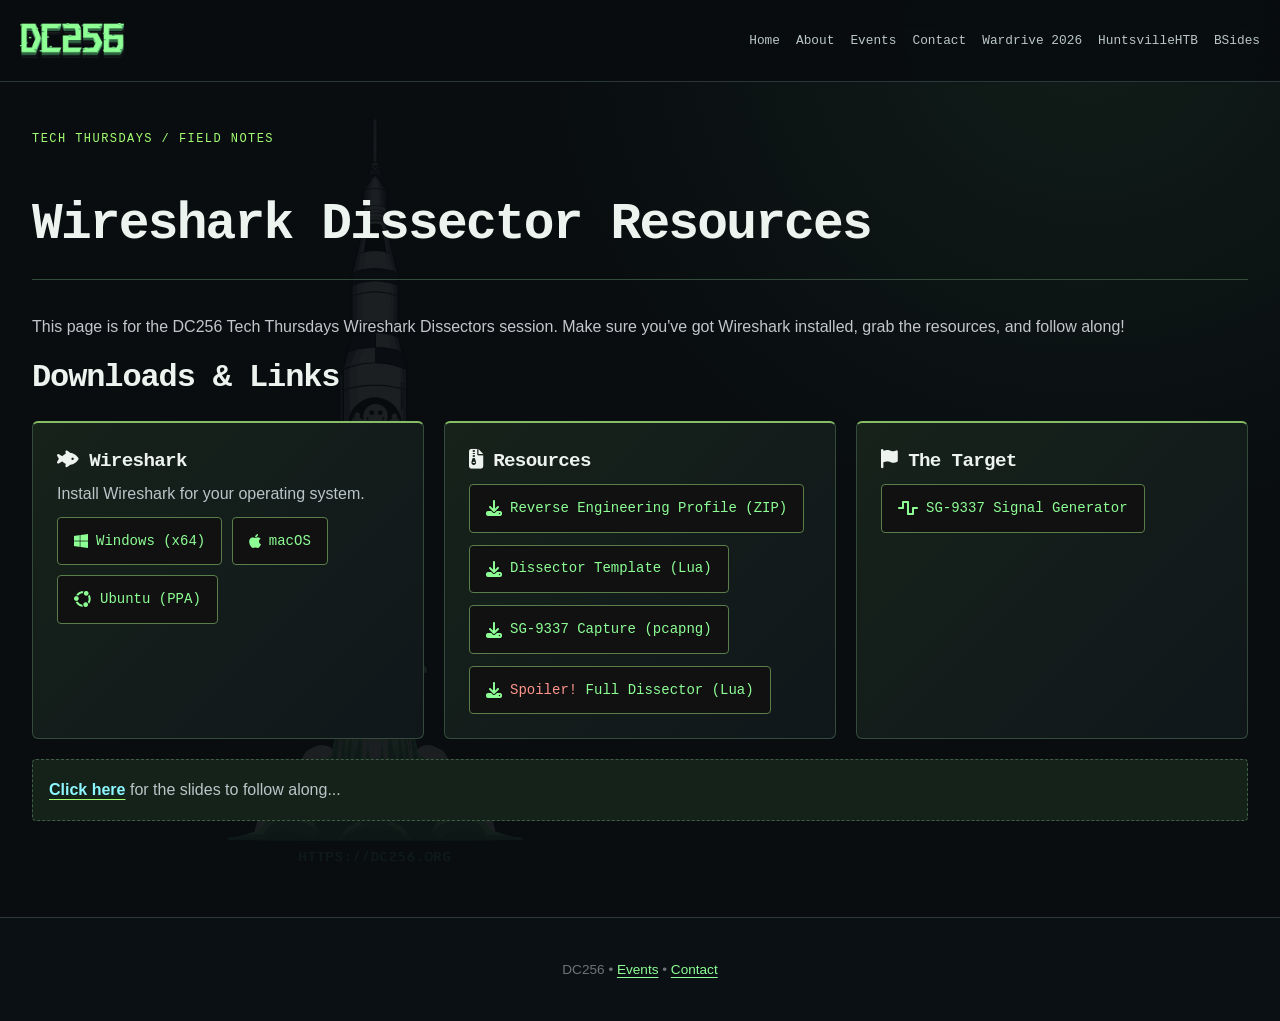
<file: tt/dissectors.html>
<!DOCTYPE html>
<html lang="en">
<head>
  <meta charset="UTF-8" />
  <meta name="viewport" content="width=device-width, initial-scale=1.0"/>
  <title>Wireshark Resources - DC256</title>
  <link rel="stylesheet" href="https://cdnjs.cloudflare.com/ajax/libs/font-awesome/6.4.0/css/all.min.css" />
  <style>
    body { background-color:#000;color:#9a9da2;font-family:'Courier New',monospace;margin:0;padding:0;display:flex;flex-direction:column;min-height:100vh;}
    header { background-color:#111;padding:1rem 2rem;display:flex;justify-content:space-between;align-items:center;border-bottom:2px solid #8dff95;}
    nav a { margin:0 1rem;color:#499965;text-decoration:none;font-weight:bold;}
    nav a:hover { color:#8dff95;}

    .wrap { padding:2rem;max-width:950px;margin:auto;width:100%;}
    .wrap h1 { color:#8dff95;border-bottom:1px solid #499965;padding-bottom:.5rem;margin-top:0;}
    .muted { color:#c3c6ca;line-height:1.5;}
    .note { margin:1rem 0;padding:1rem;border:1px dashed #499965;background:#0a0a0a;}
    .note strong { color:#8dff95; }

    .grid { display:grid;grid-template-columns:repeat(auto-fit,minmax(260px,1fr));gap:1rem;margin-top:1rem;}
    .card { border:1px solid #499965;background-color:#111;box-shadow:0 0 10px rgba(73,153,101,.35);padding:1rem;border-radius:10px;}
    .card h2 { margin:.2rem 0 .6rem 0;color:#8dff95;font-size:1.1rem;}
    .card p { margin:.35rem 0;line-height:1.45;}
    .btnrow { display:flex;flex-wrap:wrap;gap:.6rem;margin-top:.75rem;}

    .btn { display:inline-flex;align-items:center;gap:.5rem;padding:.65rem .9rem;border:2px solid #8dff95;border-radius:10px;background:#111;color:#8dff95;text-decoration:none;font-weight:bold;cursor:pointer;}
    .btn:hover { background:#0b0b0b;box-shadow:0 0 12px rgba(141,255,149,.25);}
    .btn.secondary { border-color:#499965;color:#cfd2d6;}
    .btn.secondary:hover { box-shadow:0 0 12px rgba(73,153,101,.25);}
    .btn .fa-solid,.btn .fa-brands { font-size:1rem; }

    .spoiler { color:#ff958d; }
    .emph { color:#8df7ff; }

    .footer { margin-top:auto;padding:1rem 2rem;border-top:1px solid #2a2a2a;color:#6f7277;font-size:.85rem;background:#0b0b0b;}
    .footer a { color:#8dff95; }

    code { color:#8dff95; }
  </style>
<link rel="stylesheet" href="../styles/workbench.css?v=20261122-3"><script src="../scripts/workbench.js?v=20261122-3" defer></script></head>
<body class="inner-page resource-page">
  <img src="../images/SaturnV.png" alt="DC256 Rocket" style="position:fixed;top:0;left:0;height:100%;width:auto;z-index:-1;opacity:.3;">

  <header class="site-header"><a class="site-brand" href="../index.html" aria-label="DC256 home"><img src="../images/DC256_Text.png" alt="DC256"></a><nav aria-label="Main navigation"><a href="../index.html">Home</a><a href="../about.html">About</a><a href="../events.html">Events</a><a href="../contact.html">Contact</a><a href="../wardrive2026.html">Wardrive 2026</a><a href="https://huntsvillehtb.org/" target="_blank" rel="noopener noreferrer">HuntsvilleHTB</a><a href="../bsides.html">BSides</a></nav></header>

  <main class="wrap">
    <p class="eyebrow">TECH THURSDAYS / FIELD NOTES</p><h1>Wireshark Dissector Resources</h1>
    <p class="muted">
      This page is for the DC256 Tech Thursdays Wireshark Dissectors session. Make sure you've got Wireshark installed, grab the resources, and follow along!
    </p>

    <h2 style="color:#8dff95;margin-top:1.25rem;">Downloads & Links</h2>

    <div class="grid">
      <section class="card" aria-label="Wireshark downloads">
        <h2><i class="fa-solid fa-fish-fins"></i> Wireshark</h2>
        <p>Install Wireshark for your operating system.</p>
        <div class="btnrow">
          <a class="btn" href="https://2.na.dl.wireshark.org/win64/Wireshark-4.6.2-x64.exe">
            <i class="fa-brands fa-windows"></i> Windows (x64)
          </a>
          <a class="btn" href="https://2.na.dl.wireshark.org/osx/Wireshark%204.6.2.dmg">
            <i class="fa-brands fa-apple"></i> macOS
          </a>
          <a class="btn" href="https://launchpad.net/~wireshark-dev/+archive/ubuntu/stable" target="_blank" rel="noopener">
            <i class="fa-brands fa-ubuntu"></i> Ubuntu (PPA)
          </a>
        </div>
      </section>

      <section class="card" aria-label="Resources">
        <h2><i class="fa-solid fa-file-zipper"></i> Resources</h2>
        <div class="btnrow">
          <a class="btn" href="https://dc256.org/tt/sg_re_profile.zip">
            <i class="fa-solid fa-download"></i> Reverse Engineering Profile (ZIP)
          </a>
        </div>
        <div class="btnrow">
          <a class="btn" href="https://dc256.org/tt/sg_dissector_template.lua" download>
            <i class="fa-solid fa-download"></i> Dissector Template (Lua)
          </a>
        </div>
        <div class="btnrow">
          <a class="btn" href="https://dc256.org/tt/sg_demo_capture.pcapng" download>
            <i class="fa-solid fa-download"></i> SG-9337 Capture (pcapng)
          </a>
        </div>
        <div class="btnrow">
          <a class="btn" href="https://dc256.org/tt/sg_dissector_full.lua" download>
            <i class="fa-solid fa-download"></i><span> <span class="spoiler">Spoiler!</span> Full Dissector (Lua)</span>
          </a>
        </div>
      </section>

      <section class="card" aria-label="Target">
        <h2><i class="fa-solid fa-flag"></i> The Target</h2>
        <div class="btnrow">
          <a class="btn" href="http://34.10.145.27/index.html" target="_blank" rel="noopener">
            <i class="fa-solid fa-wave-square"></i> SG-9337 Signal Generator
          </a>
        </div>
      </section>
    </div>
    <div class="note" style="margin-top:1.25rem;">
      <a href="https://docs.google.com/presentation/d/1Lgd6HkMvx4luWkNHsYLRYe7OT6R2P3xKRBMKFIDgbig/edit?usp=sharing" target="_blank" rel="noopener"><strong><span class="emph">Click here</span></strong></a> for the slides to follow along...
    </div>
  </main>
  <footer class="footer">
    DC256 • <a href="../events.html">Events</a> • <a href="../contact.html">Contact</a>
  </footer>
</body>
</html>
</file>
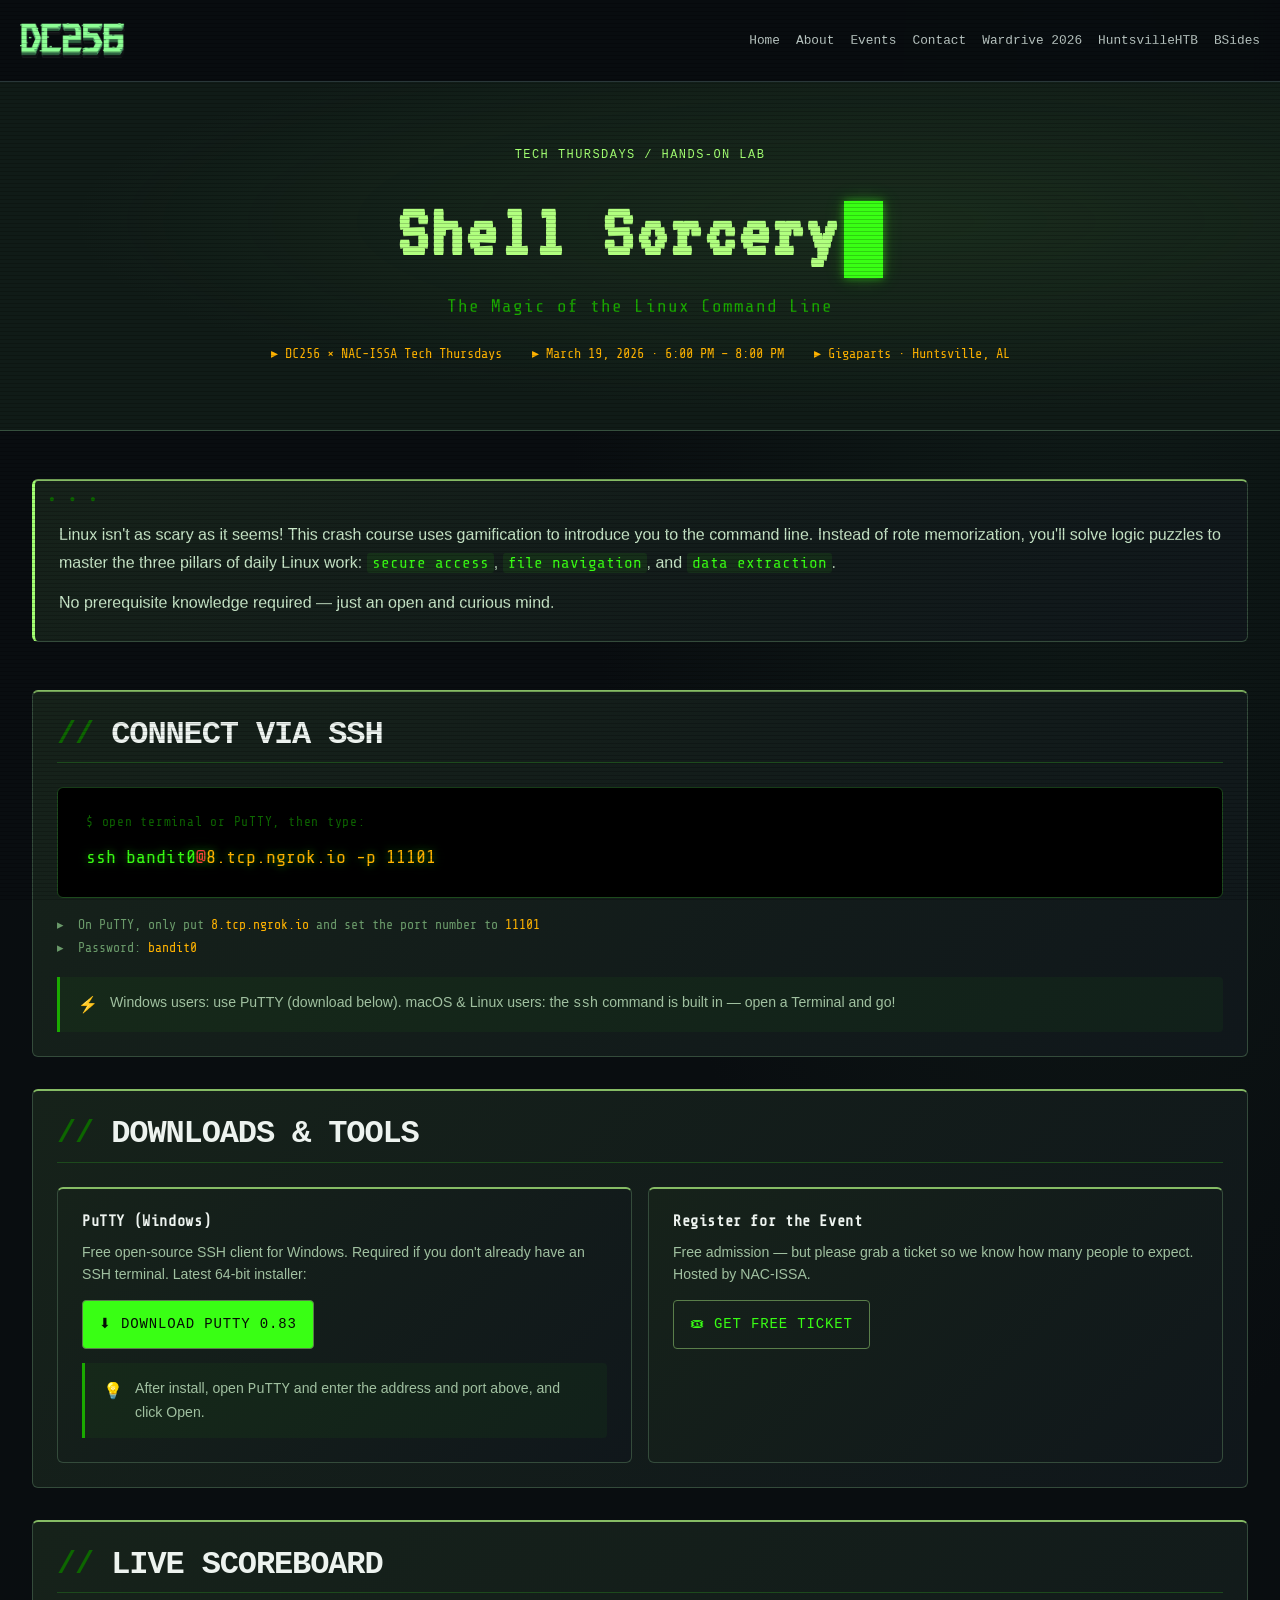
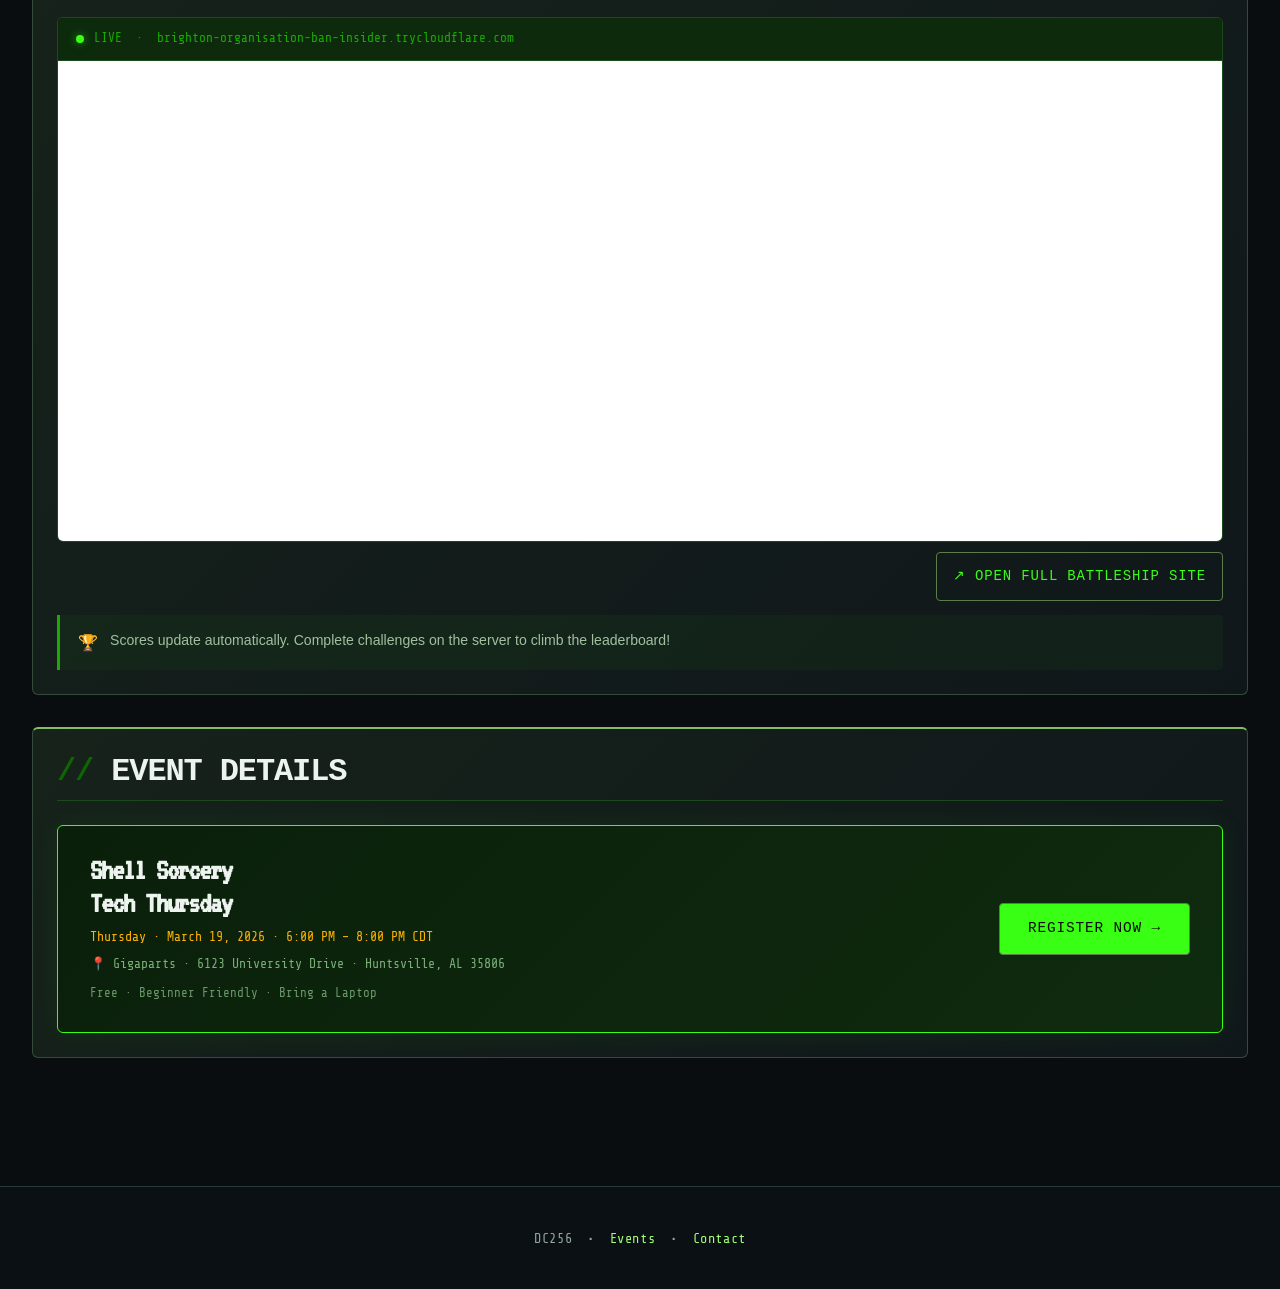
<file: tt/linux.html>
<!DOCTYPE html>
<html lang="en">
<head>
  <meta charset="UTF-8" />
  <meta name="viewport" content="width=device-width, initial-scale=1.0"/>
  <title>Shell Sorcery – DC256 Tech Thursdays</title>
  <link rel="preconnect" href="https://fonts.googleapis.com">
  <link href="https://fonts.googleapis.com/css2?family=Share+Tech+Mono&family=VT323&family=Exo+2:wght@300;400;600;700&display=swap" rel="stylesheet">
  <style>
    :root {
      --green:    #39ff14;
      --dim:      #1aaa00;
      --dimmer:   #0d6600;
      --bg:       #050d05;
      --panel:    #0a1a0a;
      --border:   #1d4a1d;
      --text:     #c8e6c8;
      --amber:    #ffb300;
      --red:      #ff3c3c;
      --glow:     0 0 8px #39ff1480, 0 0 20px #39ff1430;
    }

    *, *::before, *::after { box-sizing: border-box; margin: 0; padding: 0; }

    html { scroll-behavior: smooth; }

    body {
      background: var(--bg);
      color: var(--text);
      font-family: 'Exo 2', sans-serif;
      font-weight: 300;
      min-height: 100vh;
      overflow-x: hidden;
    }

    /* ──── scanline overlay ──── */
    body::before {
      content: '';
      pointer-events: none;
      position: fixed;
      inset: 0;
      background: repeating-linear-gradient(
        to bottom,
        transparent 0px,
        transparent 3px,
        rgba(0,0,0,.18) 3px,
        rgba(0,0,0,.18) 4px
      );
      z-index: 999;
    }

    /* ──── header / nav ──── */
    header {
      display: flex;
      align-items: center;
      justify-content: space-between;
      padding: 18px 40px;
      border-bottom: 1px solid var(--border);
      background: #020802;
      position: sticky;
      top: 0;
      z-index: 100;
    }

    .logo-group {
      display: flex;
      align-items: center;
      gap: 16px;
    }

    .logo-group img {
      height: 44px;
      filter: drop-shadow(0 0 6px var(--green));
    }

    nav {
      display: flex;
      gap: 28px;
      list-style: none;
      flex-wrap: wrap;
    }

    nav a {
      color: var(--dim);
      text-decoration: none;
      font-family: 'Share Tech Mono', monospace;
      font-size: .85rem;
      letter-spacing: .08em;
      text-transform: uppercase;
      transition: color .2s;
    }
    nav a:hover { color: var(--green); text-shadow: var(--glow); }

    /* ──── hero ──── */
    .hero {
      text-align: center;
      padding: 70px 20px 50px;
      position: relative;
    }

    .hero h1 {
      font-family: 'VT323', monospace;
      font-size: clamp(3rem, 8vw, 6rem);
      color: var(--green);
      text-shadow: var(--glow);
      letter-spacing: .04em;
      line-height: 1;
    }

    .hero .subtitle {
      font-family: 'Share Tech Mono', monospace;
      color: var(--dim);
      font-size: clamp(.9rem, 2vw, 1.1rem);
      margin-top: 14px;
      letter-spacing: .06em;
    }

    .hero .event-meta {
      margin-top: 20px;
      display: inline-flex;
      gap: 30px;
      font-family: 'Share Tech Mono', monospace;
      font-size: .85rem;
      color: var(--amber);
      flex-wrap: wrap;
      justify-content: center;
    }
    .hero .event-meta span::before { content: '▸ '; }

    .cursor {
      display: inline-block;
      width: .5em;
      height: 1em;
      background: var(--green);
      vertical-align: middle;
      animation: blink 1s step-start infinite;
      margin-left: 4px;
      box-shadow: var(--glow);
    }
    @keyframes blink { 50% { opacity: 0; } }

    /* ──── main content ──── */
    main {
      max-width: 820px;
      margin: 0 auto;
      padding: 0 24px 80px;
    }

    /* terminal intro block */
    .terminal-intro {
      background: var(--panel);
      border: 1px solid var(--border);
      border-radius: 6px;
      padding: 28px 32px;
      margin-bottom: 48px;
      position: relative;
    }
    .terminal-intro::before {
      content: '● ● ●';
      position: absolute;
      top: 10px;
      left: 14px;
      font-size: .6rem;
      color: var(--dimmer);
      letter-spacing: 6px;
    }
    .terminal-intro p {
      font-size: 1rem;
      line-height: 1.75;
      margin-top: 16px;
      color: var(--text);
    }
    .terminal-intro code {
      font-family: 'Share Tech Mono', monospace;
      color: var(--green);
      background: rgba(57,255,20,.08);
      padding: 1px 5px;
      border-radius: 3px;
    }

    /* section headings */
    h2 {
      font-family: 'Share Tech Mono', monospace;
      font-size: 1.05rem;
      letter-spacing: .12em;
      text-transform: uppercase;
      color: var(--green);
      border-bottom: 1px solid var(--border);
      padding-bottom: 8px;
      margin-bottom: 24px;
    }
    h2::before { content: '// '; color: var(--dimmer); }

    section { margin-bottom: 52px; }

    /* card grid */
    .card-grid {
      display: grid;
      grid-template-columns: repeat(auto-fit, minmax(230px, 1fr));
      gap: 16px;
    }

    .card {
      background: var(--panel);
      border: 1px solid var(--border);
      border-radius: 6px;
      padding: 22px 24px;
      transition: border-color .25s, transform .2s;
    }
    .card:hover {
      border-color: var(--green);
      transform: translateY(-2px);
      box-shadow: 0 4px 24px rgba(57,255,20,.12);
    }

    .card h3 {
      font-family: 'Share Tech Mono', monospace;
      font-size: .95rem;
      color: var(--green);
      margin-bottom: 10px;
      letter-spacing: .04em;
    }
    .card p {
      font-size: .88rem;
      line-height: 1.6;
      color: #a0c0a0;
      margin-bottom: 14px;
    }

    /* link buttons */
    .btn {
      display: inline-block;
      font-family: 'Share Tech Mono', monospace;
      font-size: .82rem;
      color: var(--bg);
      background: var(--green);
      padding: 8px 18px;
      border-radius: 3px;
      text-decoration: none;
      letter-spacing: .06em;
      text-transform: uppercase;
      transition: background .2s, box-shadow .2s;
    }
    .btn:hover {
      background: #5fff40;
      box-shadow: var(--glow);
    }

    .btn-outline {
      background: transparent;
      color: var(--green);
      border: 1px solid var(--green);
    }
    .btn-outline:hover {
      background: rgba(57,255,20,.08);
      color: var(--green);
      box-shadow: var(--glow);
    }

    /* SSH box */
    .ssh-box {
      background: #000;
      border: 1px solid var(--border);
      border-radius: 6px;
      padding: 24px 28px;
      font-family: 'Share Tech Mono', monospace;
      margin-bottom: 16px;
    }
    .ssh-box .prompt {
      color: var(--dimmer);
      font-size: .8rem;
      margin-bottom: 8px;
      letter-spacing: .06em;
    }
    .ssh-cmd {
      font-size: 1.15rem;
      color: var(--green);
      text-shadow: var(--glow);
      word-break: break-all;
    }
    .ssh-note {
      font-size: .82rem;
      color: #6a9a6a;
      margin-top: 10px;
      font-family: 'Share Tech Mono', monospace;
    }

    /* scoreboard embed */
    .scoreboard-wrap {
      background: var(--panel);
      border: 1px solid var(--border);
      border-radius: 6px;
      overflow: hidden;
    }
    .scoreboard-bar {
      background: #0d2a0d;
      padding: 10px 18px;
      display: flex;
      align-items: center;
      gap: 10px;
      border-bottom: 1px solid var(--border);
      font-family: 'Share Tech Mono', monospace;
      font-size: .8rem;
      color: var(--dim);
    }
    .scoreboard-bar .dot { width: 8px; height: 8px; border-radius: 50%; background: var(--green); box-shadow: var(--glow); animation: pulse 2s ease-in-out infinite; }
    @keyframes pulse { 0%,100%{ opacity:1; } 50%{ opacity:.3; } }

    .scoreboard-wrap iframe {
      width: 100%;
      height: 480px;
      border: none;
      display: block;
    }

    /* registration highlight */
    .reg-card {
      background: linear-gradient(135deg, #0a1f0a 0%, #0f2b0f 100%);
      border: 1px solid var(--green);
      border-radius: 6px;
      padding: 28px 32px;
      display: flex;
      align-items: center;
      justify-content: space-between;
      flex-wrap: wrap;
      gap: 20px;
      box-shadow: 0 0 30px rgba(57,255,20,.07);
    }
    .reg-card .reg-info h3 {
      font-family: 'VT323', monospace;
      font-size: 1.9rem;
      color: var(--green);
      line-height: 1.1;
    }
    .reg-card .reg-info p {
      font-family: 'Share Tech Mono', monospace;
      font-size: .82rem;
      color: var(--amber);
      margin-top: 6px;
    }
    .reg-card .reg-info .loc {
      color: #7ab07a;
      margin-top: 4px;
    }

    /* tip box */
    .tip {
      display: flex;
      gap: 12px;
      align-items: flex-start;
      background: rgba(57,255,20,.04);
      border-left: 3px solid var(--dim);
      padding: 14px 18px;
      border-radius: 0 4px 4px 0;
      margin-top: 18px;
      font-size: .88rem;
      line-height: 1.65;
      color: #a0c0a0;
    }
    .tip .icon { color: var(--green); font-size: 1rem; flex-shrink: 0; margin-top: 1px; }

    /* footer */
    footer {
      text-align: center;
      padding: 30px 20px;
      border-top: 1px solid var(--border);
      font-family: 'Share Tech Mono', monospace;
      font-size: .78rem;
      color: var(--dimmer);
      letter-spacing: .04em;
    }
    footer a { color: var(--dim); text-decoration: none; }
    footer a:hover { color: var(--green); }

    @media (max-width: 600px) {
      header { padding: 14px 20px; flex-wrap: wrap; gap: 12px; }
      main { padding: 0 16px 60px; }
      .reg-card { flex-direction: column; }
    }
  </style>
<link rel="stylesheet" href="../styles/workbench.css?v=20261122-3"><script src="../scripts/workbench.js?v=20261122-3" defer></script></head>
<body class="inner-page resource-page linux-resource">

<!-- ──── HEADER ──── -->
<header class="site-header"><a class="site-brand" href="../index.html" aria-label="DC256 home"><img src="../images/DC256_Text.png" alt="DC256"></a><nav aria-label="Main navigation"><a href="../index.html">Home</a><a href="../about.html">About</a><a href="../events.html">Events</a><a href="../contact.html">Contact</a><a href="../wardrive2026.html">Wardrive 2026</a><a href="https://huntsvillehtb.org/" target="_blank" rel="noopener noreferrer">HuntsvilleHTB</a><a href="../bsides.html">BSides</a></nav></header>

<!-- ──── HERO ──── -->
<div class="hero"><p class="eyebrow">TECH THURSDAYS / HANDS-ON LAB</p>
  <h1>Shell Sorcery<span class="cursor"></span></h1>
  <div class="subtitle">The Magic of the Linux Command Line</div>
  <div class="event-meta">
    <span>DC256 × NAC-ISSA Tech Thursdays</span>
    <span>March 19, 2026 · 6:00 PM – 8:00 PM</span>
    <span>Gigaparts · Huntsville, AL</span>
  </div>
</div>

<!-- ──── MAIN ──── -->
<main>

  <!-- Intro -->
  <div class="terminal-intro">
    <p>
      Linux isn't as scary as it seems! This crash course uses gamification to introduce you to the command line.
      Instead of rote memorization, you'll solve logic puzzles to master the three pillars of daily Linux work:
      <code>secure access</code>, <code>file navigation</code>, and <code>data extraction</code>.
    </p>
    <p style="margin-top:12px;">No prerequisite knowledge required — just an open and curious mind.</p>
  </div>

  <!-- SSH Connect -->
  <section id="connect">
    <h2>Connect via SSH</h2>
    <div class="ssh-box">
      <div class="prompt">$ open terminal or PuTTY, then type:</div>
      <div class="ssh-cmd">ssh bandit0<span style="color:var(--red)">@</span><span style="color:var(--amber);">8.tcp.ngrok.io -p 11101</span></div>
    </div>
    <div class="ssh-note">
      ▸ &nbsp;On PuTTY, only put <span style="color:var(--amber)">8.tcp.ngrok.io</span> and set the port number to <span style="color:var(--amber)">11101</span><br>
      ▸ &nbsp;Password: <span style="color:var(--amber)">bandit0</span>
    </div>
    <div class="tip">
      <span class="icon">⚡</span>
      <span>Windows users: use PuTTY (download below). macOS &amp; Linux users: the <code>ssh</code> command is built in — open a Terminal and go!</span>
    </div>
  </section>

  <!-- Downloads -->
  <section id="downloads">
    <h2>Downloads &amp; Tools</h2>
    <div class="card-grid">

      <div class="card">
        <h3>PuTTY (Windows)</h3>
        <p>Free open-source SSH client for Windows. Required if you don't already have an SSH terminal. Latest 64-bit installer:</p>
        <a class="btn" href="https://the.earth.li/~sgtatham/putty/latest/w64/putty-64bit-0.83-installer.msi">
          ⬇ Download PuTTY 0.83
        </a>
        <div class="tip" style="margin-top:14px;">
          <span class="icon">💡</span>
          <span>After install, open <code>PuTTY</code> and enter the address and port above, and click Open.</span>
        </div>
      </div>

      <div class="card">
        <h3>Register for the Event</h3>
        <p>Free admission — but please grab a ticket so we know how many people to expect. Hosted by NAC-ISSA.</p>
        <a class="btn btn-outline"
           href="https://nac-issa.org/event/tech-thursday-presents-shell-sorcery-the-magic-of-the-linux-command-line/"
           target="_blank" rel="noopener">
          🎟 Get Free Ticket
        </a>
      </div>

    </div>
  </section>

  <!-- Scoreboard -->
  <section id="scoreboard">
    <h2>Live Scoreboard</h2>
    <div class="scoreboard-wrap">
      <div class="scoreboard-bar">
        <span class="dot"></span>
        LIVE &nbsp;·&nbsp; brighton-organisation-ban-insider.trycloudflare.com
      </div>
      <iframe
        src="https://brighton-organisation-ban-insider.trycloudflare.com/"
        title="Shell Sorcery Live Scoreboard"
        allowfullscreen
        sandbox="allow-same-origin allow-scripts allow-forms"
      ></iframe>
    </div>
    <div style="text-align:right;margin-top:10px;">
      <a class="btn btn-outline"
         href="https://brighton-organisation-ban-insider.trycloudflare.com/"
         target="_blank" rel="noopener">
        ↗ Open Full Battleship Site
      </a>
    </div>
    <div class="tip" style="margin-top:14px;">
      <span class="icon">🏆</span>
      <span>Scores update automatically. Complete challenges on the server to climb the leaderboard!</span>
    </div>
  </section>

  <!-- Registration card -->
  <section id="registration">
    <h2>Event Details</h2>
    <div class="reg-card">
      <div class="reg-info">
        <h3>Shell Sorcery<br>Tech Thursday</h3>
        <p>Thursday · March 19, 2026 · 6:00 PM – 8:00 PM CDT</p>
        <p class="loc">📍 Gigaparts · 6123 University Drive · Huntsville, AL 35806</p>
        <p style="margin-top:8px;color:#6a9a6a;font-size:.78rem;font-family:'Share Tech Mono',monospace;">Free · Beginner Friendly · Bring a Laptop</p>
      </div>
      <a class="btn"
         href="https://nac-issa.org/event/tech-thursday-presents-shell-sorcery-the-magic-of-the-linux-command-line/"
         target="_blank" rel="noopener"
         style="font-size:.9rem;padding:14px 28px;">
        Register Now →
      </a>
    </div>
  </section>

</main>

<!-- ──── FOOTER ──── -->
<footer>
  DC256 &nbsp;•&nbsp;
  <a href="https://dc256.org/events.html">Events</a> &nbsp;•&nbsp;
  <a href="https://dc256.org/contact.html">Contact</a>
</footer>

</body>
</html>
</file>
<file: styles/desktop.css>
:root{color-scheme:dark;--acid:#c4ff42;--ink:#131816;--paper:#e5e7dd;--mono:ui-monospace,SFMono-Regular,Consolas,monospace}*{box-sizing:border-box}body{margin:0;background:#182321;color:var(--paper);font:14px var(--mono);overflow:hidden}button,a{-webkit-tap-highlight-color:transparent}button{font:inherit;cursor:pointer}button:focus-visible,a:focus-visible{outline:2px solid var(--acid);outline-offset:3px}button{color:inherit}a{color:inherit}.icon-library{position:absolute;width:0;height:0;overflow:hidden}svg{fill:none;stroke:currentColor;stroke-width:1.5;stroke-linecap:square;stroke-linejoin:miter}.os-topbar{height:36px;background:#111a18;border-bottom:1px solid #41514a;display:flex;align-items:center;justify-content:space-between;padding:0 18px;font-size:11px;letter-spacing:.04em}.os-topbar strong{color:var(--acid)}.edition{color:#8b9e92}.os-topbar a{color:#a9b9ad;text-decoration:none;border-bottom:1px solid #5e7364}.cross{color:var(--acid);margin:0 12px}.desktop{position:relative;height:calc(100dvh - 88px);overflow:hidden;background:radial-gradient(ellipse at 75% 60%,#36503d66,transparent 60%),repeating-linear-gradient(0deg,transparent 0 39px,#7697800c 39px 40px),repeating-linear-gradient(90deg,transparent 0 39px,#7697800c 39px 40px),#192724}.wallpaper{position:absolute;inset:0;overflow:hidden;pointer-events:none}.wallpaper-word{position:absolute;right:5%;top:13%;font:900 clamp(120px,20vw,320px)/1 Arial,sans-serif;letter-spacing:-.09em;color:transparent;-webkit-text-stroke:1px #83a08d36}.wallpaper-sub{position:absolute;right:6%;top:calc(13% + 22vw);font-size:11px;letter-spacing:.35em;color:#89a18d}.wallpaper>img{position:absolute;right:9%;bottom:-13%;height:73%;opacity:.1;filter:grayscale(1)}.orbit-mark{position:absolute;width:600px;height:600px;border:1px solid #66867226;border-radius:50%;right:-120px;bottom:-200px;box-shadow:0 0 0 90px #8ba08f06,0 0 0 91px #8ba08f19}.desktop-shortcuts{position:absolute;top:22px;left:18px;display:grid;gap:12px;width:92px;z-index:2}.desktop-shortcuts button{background:none;border:1px solid transparent;padding:8px 3px;display:grid;justify-items:center;gap:9px;font-size:11px;line-height:1.4;text-shadow:0 1px 4px #000}.desktop-shortcuts button:hover,.desktop-shortcuts button:focus-visible{background:#a7cf8b16;border:1px dotted #b9db9c}.desktop-shortcuts svg{width:36px;height:36px;color:#cce2b5;filter:drop-shadow(2px 3px 0 #0005)}.desktop-shortcuts button:nth-child(2) svg{color:var(--acid)}.desktop-label{position:absolute;right:25px;bottom:22px;text-align:right;color:#829c88;font-size:10px;line-height:1.8;letter-spacing:.1em}.window-layer{position:absolute;inset:0;pointer-events:none}.os-window{position:absolute;display:flex;flex-direction:column;pointer-events:auto;min-width:300px;min-height:200px;max-width:calc(100% - 16px);max-height:calc(100% - 16px);border:1px solid #080e0a;background:#0d1712;box-shadow:0 0 0 1px #6a7b6e,7px 8px 0 #07110b4d,0 15px 50px #0004;resize:both;overflow:hidden}.os-window[hidden]{display:none}.os-window.active{box-shadow:0 0 0 1px #c2da97,7px 8px 0 #07110b66,0 20px 65px #0006}.os-titlebar{display:flex;align-items:center;justify-content:space-between;background:#9ca89a;color:#152017;min-height:34px;padding:3px 4px 3px 9px;gap:12px;user-select:none;touch-action:none;cursor:grab;flex-shrink:0}.active .os-titlebar{background:var(--paper)}.window-title{display:flex;align-items:center;gap:8px;font-size:11px;font-weight:bold;min-width:0}.window-title span{overflow:hidden;white-space:nowrap;text-overflow:ellipsis}.window-title svg{width:20px;height:20px;flex-shrink:0}.window-controls{display:flex;gap:4px}.window-controls button{display:flex;align-items:center;justify-content:center;width:25px;height:25px;min-height:25px;border:1px solid #5b6758;background:transparent;color:#172116;font:18px/1 var(--mono)}.window-controls button:hover{background:#c4ff42}.window-controls button:last-child:hover{background:#f5a289}.os-window-body{flex:1;min-height:0;overflow:auto;background:var(--paper);color:var(--ink)}.os-window-body iframe{width:100%;height:100%;border:0;display:block;background:#0a1113}.window-status{display:flex;justify-content:space-between;gap:1rem;padding:5px 9px;background:#cbd1c3;color:#384a37;font-size:9px;letter-spacing:.04em;flex-shrink:0}.os-window.maximized{left:8px!important;top:8px!important;width:calc(100% - 16px)!important;height:calc(100% - 16px)!important;resize:none}.welcome-app{padding:24px 28px 20px;background:var(--paper);min-height:100%}.welcome-meta{display:flex;justify-content:space-between;font-size:9px;letter-spacing:.08em;border-bottom:1px solid #aeb8a5;padding-bottom:14px}.welcome-hero{position:relative;padding:22px 0 10px;isolation:isolate}.welcome-hero>p{font-size:9px;letter-spacing:.07em;margin:0 0 18px}.welcome-hero h1{font:800 clamp(35px,4vw,55px)/.98 Arial,sans-serif;letter-spacing:-.06em;margin:0;position:relative;z-index:2}.welcome-hero h1 em{font-style:normal;background:var(--acid);box-shadow:5px 0 var(--acid),-2px 0 var(--acid)}.welcome-hero>img{position:absolute;height:245px;right:-6px;top:10px;z-index:1;filter:drop-shadow(7px 9px 0 #0002);opacity:.95}.welcome-description{max-width:440px;font:13px/1.65 Arial,sans-serif;margin:21px 0}.welcome-actions{display:flex;gap:10px;margin-bottom:25px}.welcome-actions button{background:transparent;color:#182115;border:1px solid #516347;min-height:42px;padding:10px 16px;font-size:11px;box-shadow:2px 2px 0 #85957a}.welcome-actions button:hover{transform:translate(1px,1px);box-shadow:1px 1px 0 #85957a}.welcome-actions .acid-button{background:var(--acid);font-weight:bold}.welcome-actions span{margin-left:6px}.welcome-bottom{display:flex;justify-content:space-between;border-top:1px solid #aeb8a5;padding-top:15px;font-size:9px;letter-spacing:.05em}.links-app{padding:28px}.app-kicker{font-size:10px;color:#59674b}.links-app h1{font:700 36px/1 Arial,sans-serif;letter-spacing:-.05em}.links-app>p{line-height:1.6}.links-app a{display:flex;flex-direction:column;gap:7px;padding:16px 0;border-bottom:1px solid #aeb8a5;text-decoration:none;font-weight:bold}.links-app a:hover{color:#426614}.links-app a span{font-size:11px;font-weight:normal;color:#5a6a52}.taskbar{height:52px;position:fixed;bottom:0;left:0;right:0;background:#cdd2c5;border-top:2px solid #edf1e7;color:#172116;display:flex;align-items:center;gap:10px;padding:6px 10px;z-index:10000;box-shadow:0 -1px #061109}.start-button{height:37px;background:#1c2b20;color:var(--acid);border:1px solid #0c160f;padding:0 13px;font-weight:bold;display:flex;align-items:center;gap:10px;box-shadow:1px 1px #f1f7e5}.start-button>span{font-size:24px}.start-button[aria-expanded=true]{background:#435535}.task-list{display:flex;gap:5px;flex:1;min-width:0;overflow:auto}.task-list button{display:flex;align-items:center;gap:8px;min-width:120px;max-width:175px;white-space:nowrap;overflow:hidden;text-overflow:ellipsis;height:34px;border:1px solid #8a9980;border-top-color:#f4f8ed;border-left-color:#f4f8ed;background:#bcc5b2;padding:0 9px;color:#273322;font-size:11px}.task-list button[aria-pressed=true]{background:#e5ecd9;border:1px solid #667858;border-right-color:#fff;border-bottom-color:#fff}.task-list svg{width:18px;height:18px;flex-shrink:0}.system-tray{display:flex;align-items:center;gap:12px;border-left:1px solid #96a18c;padding-left:10px;font-size:11px;white-space:nowrap}.system-tray button{background:none;border:0;color:#263820;font-size:23px}.launcher{position:fixed;left:10px;bottom:57px;width:285px;z-index:10001;background:var(--paper);color:var(--ink);border:1px solid #24301f;box-shadow:5px 5px #0005}.launcher[hidden]{display:none}.launcher-brand{padding:20px;background:#213020;color:var(--acid);font-weight:bold;font-size:24px}.launcher-brand span{display:block;font-weight:normal;font-size:10px;color:#bdcbb2;margin-top:7px}.launcher-apps{padding:8px}.launcher-apps button{display:flex;justify-content:space-between;width:100%;padding:12px;text-align:left;border:0;background:transparent;color:var(--ink);font-size:12px}.launcher-apps button:hover{background:#c6d4b8}.launcher>a{display:block;border-top:1px solid #afbaa4;padding:15px;font-size:11px}.os-announcement{position:absolute;width:1px;height:1px;overflow:hidden;clip-path:inset(50%)}.dragging iframe{pointer-events:none}.dragging{user-select:none}.dragging .os-titlebar{cursor:grabbing}
@media(max-width:1100px){.top-location{display:none}.welcome-hero h1{font-size:48px}}@media(max-width:700px){.os-topbar{padding:0 12px;font-size:10px}.edition{display:none}.desktop-shortcuts{grid-template-columns:repeat(3,1fr);width:100%;top:18px;left:0;gap:12px;padding:0 20px}.desktop-shortcuts button{min-height:94px;font-size:12px}.desktop-shortcuts svg{width:40px;height:40px}.os-window{left:8px!important;top:8px!important;width:calc(100% - 16px)!important;height:calc(100% - 16px)!important;min-width:0;resize:none}.window-controls button{width:32px;height:32px;min-height:32px}.os-titlebar{min-height:42px;cursor:default}.window-title{font-size:10px;gap:5px}.window-title svg{width:16px}.window-controls{gap:3px}.window-controls [data-action=maximize]{display:none}.welcome-app{padding:22px 20px}.welcome-hero{padding-top:25px}.welcome-hero h1{font-size:44px}.welcome-hero>img{height:190px;top:55px;right:-10px;opacity:.28}.welcome-description{font-size:14px;line-height:1.7}.welcome-meta,.welcome-bottom{font-size:8px;gap:12px}.welcome-actions{flex-wrap:wrap}.welcome-actions button{min-height:44px}.taskbar{gap:7px;padding:6px}.task-list button{min-width:42px;width:42px;padding:0 10px;flex-shrink:0}.task-list button span{display:none}.start-button{padding:0 10px;font-size:11px}.start-button>span{font-size:20px}.system-tray{gap:7px;padding-left:5px;font-size:10px}.wallpaper-word{top:50%;font-size:100px;right:8%}.wallpaper-sub{top:67%;font-size:8px;letter-spacing:.15em}.desktop-label{font-size:8px;right:15px}.launcher{max-width:calc(100% - 20px)}.links-app{padding:22px}.links-app a{padding:18px 0}}
@media(prefers-reduced-motion:reduce){*{scroll-behavior:auto!important}}
.explore-shortcuts{position:absolute;right:18px;top:22px;display:grid;gap:12px;width:100px;z-index:2}.explore-shortcuts button{background:none;border:1px solid transparent;padding:8px 3px;display:grid;justify-items:center;gap:9px;font:11px/1.4 var(--mono);color:#dae4c6;text-shadow:0 1px 4px #000}.explore-shortcuts button:hover,.explore-shortcuts button:focus-visible{background:#a7cf8b16;border:1px dotted #b9db9c}.explore-shortcuts svg{width:34px;height:34px;color:#c4cfab}.launcher{max-height:calc(100dvh - 100px);overflow:auto}.fun-app{padding:24px;color:#1c291c;font:13px/1.6 var(--mono)}.fun-app h1{font:700 30px/1.05 Arial,sans-serif;letter-spacing:-.04em;margin:16px 0}.fun-files{margin:20px 0;border:1px solid #acb89d}.fun-files button{display:block;text-align:left;width:100%;background:#d9dfce;color:#22311c;border:0;border-bottom:1px solid #b0bca3;padding:13px;font:12px/1.5 var(--mono);overflow-wrap:anywhere}.fun-files button:last-child{border-bottom:0}.fun-files button:hover{background:#c8d5b5}.fun-files span{display:block;font-size:10px;color:#586c4b;margin:4px 0 0 18px}.fun-output{font:12px/1.65 var(--mono);white-space:pre-wrap;overflow-wrap:anywhere;background:#17251d;color:#d2ecac;border:1px solid #384d30;padding:14px;margin:18px 0;min-height:80px}.fun-button,.process-list button{background:#c4ff42;border:1px solid #63784d;color:#1c2b13;min-height:38px;padding:8px 12px;font:11px var(--mono)}.process-list{margin-top:24px}.process-list>div{display:flex;justify-content:space-between;align-items:center;gap:12px;padding:12px 0;border-bottom:1px solid #afbaa4;overflow-wrap:anywhere}.process-list small{display:block;color:#586c4b;font-size:10px}.process-list button{flex-shrink:0}.process-list button:disabled{background:#c9cfc0;color:#69775e;cursor:default}.usb-raccoon{display:block;height:190px;margin:15px auto}.usb-raccoon[hidden]{display:none}.note-app{background:#f0e999;min-height:100%}.note-app label{display:block;font-size:11px;margin-bottom:8px}.note-app textarea{display:block;width:100%;min-height:260px;resize:vertical;background:repeating-linear-gradient(transparent 0 27px,#b0a95644 27px 28px);color:#363515;border:1px solid #c0b75f;padding:12px;font:15px/28px var(--mono);border-radius:0}.note-status,.note-hint{font-size:10px;line-height:1.7}.mascot-button{float:right;background:none;border:0;margin:0 0 12px 14px;padding:0}.mascot-button img{height:135px;display:block}.system-specs{margin-top:28px}.system-specs dt{color:#667454;font-size:10px;text-transform:uppercase;letter-spacing:.05em}.system-specs dd{margin:2px 0 15px}.fun-app:after{content:'';display:block;clear:both}@media(max-width:700px){.desktop-shortcuts{grid-template-columns:repeat(3,1fr);gap:4px;top:10px}.desktop-shortcuts button{min-height:82px;padding:5px 2px}.explore-shortcuts{top:210px;left:0;right:auto;width:100%;padding:0 20px;grid-template-columns:repeat(3,1fr);gap:5px}.explore-shortcuts button{min-height:88px;font-size:11px}.fun-app{padding:20px 16px}.fun-app h1{font-size:28px}.fun-files button{font-size:11px}.process-list>div{font-size:11px}.mascot-button img{height:105px}.note-app textarea{min-height:240px}}
.explorer-app,.task-manager-app{min-height:100%;font:12px/1.5 var(--mono);color:#263222;background:#e5e7dd}.explorer-menu{padding:7px 12px;border-bottom:1px solid #aeb9a2;background:#d6ddcb;font-size:11px}.explorer-menu span{margin-left:20px}.explorer-tools{padding:10px;display:flex;gap:8px;align-items:center;border-bottom:1px solid #b1bda5;flex-wrap:wrap}.explorer-tools .fun-button{font-size:10px;min-height:32px;background:#e9eddf}.fun-button:disabled{opacity:.5;cursor:default}.drive-badge{font-size:9px;color:#697956;margin-left:auto}.explorer-address{display:flex;gap:10px;align-items:center;padding:8px 10px;background:#d7ddcc;border-bottom:1px solid #aeb9a2;font-size:10px}.explorer-address code{background:#f5f7ed;border:1px inset #bdc8ad;padding:5px;min-width:0;overflow-wrap:anywhere;flex:1}.explorer-layout{display:flex;min-height:270px}.explorer-layout aside{width:125px;flex-shrink:0;background:#d4ddc9;border-right:1px solid #aab89b;padding:15px 8px;font-size:10px}.explorer-layout aside>*{display:block;padding:7px 3px}.explorer-layout aside .selected{background:#b6c6a5}.explorer-file-area,.task-table-wrap{overflow:auto;flex:1;min-width:0}table{width:100%;border-collapse:collapse;font-size:10px;text-align:left}th{background:#d0d9c4;font-size:10px;font-weight:normal;border-right:1px solid #a7b799;border-bottom:1px solid #a7b799;padding:8px;text-align:left;white-space:nowrap}td{padding:8px;border-bottom:1px solid #cbd4c0;white-space:nowrap}tr.selected{background:#bad49d}tr.selected td{border-bottom-color:#9bb983}.file-select{background:none;border:0;padding:4px;color:inherit;font:11px var(--mono);text-align:left;min-height:32px;white-space:nowrap}.explorer-status{font-size:10px;padding:9px 12px;border-top:1px solid #b6c3a7;color:#4d623e}.document-viewer{background:#f1f0e1!important}.viewer-toolbar{font:10px var(--mono);padding:10px;border-bottom:1px solid #a9b69b;background:#d5deca;color:#425536}.document-viewer pre,.program-terminal pre{font:12px/1.8 var(--mono);white-space:pre-wrap;overflow-wrap:anywhere;margin:0;padding:22px}.program-terminal{background:#101c16!important;color:#c7e8ac!important}.program-terminal .viewer-toolbar{background:#192b1f;color:#8eae7a;border-color:#3c5635}.image-viewer{background:repeating-conic-gradient(#d3d9cb 0% 25%,#e2e6dc 0% 50%) 50%/20px 20px!important;display:flex;align-items:center;flex-direction:column;padding:20px}.image-viewer img{height:calc(100% - 55px);max-width:100%;object-fit:contain}.image-viewer p{font:10px var(--mono);color:#24361a;background:#e8edde;padding:10px}.scan-app{padding:22px;color:#283823;font:12px/1.6 var(--mono)}.scan-banner{display:flex;gap:14px;align-items:center;border-bottom:1px solid #adbc9c;padding-bottom:18px}.scan-banner>span{font-size:38px;color:#49672a}.scan-banner strong{font-size:18px;display:block}.scan-banner small{font-size:10px;color:#596f46}.scan-app h2{font:600 20px Arial,sans-serif;margin:24px 0 18px}.scan-progress{height:12px;border:1px solid #81996a;background:#d2dcc7;padding:2px}.scan-progress>span{display:block;height:100%;width:0;background:#71983b;transition:width .35s}.scan-metrics{display:flex;justify-content:space-between;gap:10px;margin:20px 0}.scan-metrics strong{display:block;font-size:23px;font-weight:500}.scan-metrics span{font-size:10px;color:#5c6e4d}.scan-log{height:135px;overflow:auto;white-space:pre-wrap;background:#132218;color:#b8d998;padding:12px;font:10px/1.7 var(--mono)}.scan-result{min-height:42px;font-size:11px}.task-tabs{padding:12px;display:flex;justify-content:space-between;align-items:center;border-bottom:1px solid #a9b69a}.task-tabs strong{border-bottom:2px solid #557731;padding:4px 0}.task-tabs span{font-size:9px;color:#5f7151}.task-meters{display:grid;grid-template-columns:repeat(3,1fr);background:#dce4d0;border-bottom:1px solid #a8b695}.task-meters>div{padding:15px;border-right:1px solid #b0bd9e}.task-meters strong{font-size:23px;display:block;font-weight:400}.task-meters span{font-size:10px;display:block}.task-meters i{display:block;height:4px;background:#bbcba6;margin-top:10px}.task-meters b{display:block;height:100%;background:#709344}.task-table-wrap{min-height:160px}.task-manager-app td:nth-child(4),.task-manager-app td:nth-child(5){background:#cfe0ae44;text-align:right}.task-message{padding:12px;margin:0;min-height:65px;font-size:11px;border-top:1px solid #b1bea0}.task-actions{display:flex;justify-content:space-between;padding:10px 12px;border-top:1px solid #b1bea0;background:#d9e0ce}.task-actions .fun-button{background:#e9efdf}.task-actions [data-end]{background:#c4ff42}@media(max-width:700px){.explorer-layout aside{display:none}.explorer-layout{min-height:250px}.explorer-file-area table{font-size:9px}.file-select{font-size:10px}.task-meters>div{padding:12px}.task-meters strong{font-size:19px}.scan-app{padding:18px 14px}.scan-banner small{font-size:9px}.scan-metrics strong{font-size:21px}.task-tabs span{max-width:130px;text-align:right}}
/* Classic desktop Sticky Notes widget. */
.os-window.sticky-widget{background:#fff3a3;border:1px solid #b9a85d;box-shadow:3px 5px 15px #0005;min-width:240px;min-height:220px;resize:both}.sticky-widget.active{box-shadow:3px 7px 23px #0006}.sticky-widget .os-titlebar,.sticky-widget.active .os-titlebar{background:#f3df78;color:#74602b;min-height:30px;padding:2px 5px 2px 12px;border-bottom:0}.sticky-widget .window-title{font:11px 'Segoe UI',Arial,sans-serif;color:#7d692e}.sticky-widget .window-title svg{display:none}.sticky-widget .window-controls button{width:24px;height:24px;min-height:24px;border:0;color:#7d692e;font:19px 'Segoe UI',Arial,sans-serif}.sticky-widget .window-controls button:hover{background:#e6cc64}.sticky-widget [data-action=maximize]{display:none}.sticky-widget .os-window-body{background:linear-gradient(120deg,#fff5ac,#ffed95);position:relative}.sticky-widget .window-status{display:none}.sticky-widget .note-app{padding:4px 17px 22px;min-height:100%;height:100%;background:transparent;display:flex;flex-direction:column;position:relative}.sticky-widget .note-app:after{content:'';position:absolute;right:0;bottom:0;width:24px;height:24px;background:linear-gradient(135deg,#e7cc67 49%,#f9e28b 51%);box-shadow:-1px -1px 2px #b69a3f33}.sticky-widget .note-app .app-kicker,.sticky-widget .note-app h1,.sticky-widget .note-app label,.sticky-widget .note-hint{display:none}.sticky-widget .note-app textarea{flex:1;min-height:100px;width:100%;resize:none;border:0;background:none;padding:6px 0;color:#483d1d;font:21px/1.45 'Segoe Print','Bradley Hand','Comic Sans MS',cursive;outline-offset:3px;box-shadow:none}.sticky-widget .note-status{margin:8px 15px 0 0;font:10px/1.4 'Segoe UI',Arial,sans-serif;color:#8d7841;flex-shrink:0}.sticky-widget .note-app textarea:focus-visible{outline:1px dashed #b49a48}.sticky-widget .note-app:after{pointer-events:none}@media(max-width:700px){.os-window.sticky-widget{left:18px!important;top:24px!important;width:calc(100% - 36px)!important;height:min(430px,calc(100% - 48px))!important}.sticky-widget .os-titlebar{min-height:38px}.sticky-widget .window-controls button{width:32px;height:32px}.sticky-widget .note-app textarea{font-size:22px}}
</file>
<file: styles/workbench.css>
:root{color-scheme:dark;--main-bg:#090d10;--primary-text:#bac5c8;--highlight:#a3ff72;--accent:#a3ff72;--border-accent:#293739;--surface:#10171b;--muted:#8faaa5;--mono:ui-monospace,SFMono-Regular,Consolas,'Liberation Mono',monospace}
*{box-sizing:border-box}html{scroll-behavior:smooth;scroll-padding-top:7rem}body{margin:0;background:var(--main-bg)!important;color:var(--primary-text)!important;font-family:Arial,Helvetica,sans-serif!important;font-size:1rem;line-height:1.7;min-height:100vh}a{color:var(--highlight);text-underline-offset:.25em}button,input{font:inherit}button,a,input{touch-action:manipulation}:focus-visible{outline:2px solid var(--highlight);outline-offset:5px}img,iframe,video{max-width:100%}img{height:auto}h1,h2,h3{line-height:1.2;letter-spacing:-.035em;color:#edf3ef!important;overflow-wrap:anywhere}h1,h2{font-family:var(--mono)}h2{font-size:clamp(1.4rem,2.5vw,2rem);margin:0 0 1.5rem}h3{font-size:clamp(1.15rem,1.8vw,1.5rem)}p{overflow-wrap:anywhere}header{background:#090d10f5!important;border-bottom:1px solid #293739!important;padding:1.15rem max(1.25rem,calc((100vw - 1280px)/2))!important;display:flex;align-items:center;justify-content:space-between;gap:2rem;position:relative;z-index:20}header>img{width:105px;height:auto!important;flex-shrink:0}nav{display:flex;flex-wrap:wrap;align-items:center;gap:.25rem 1.2rem}nav a{margin:0!important;padding:.5rem 0;color:#bbc8c4!important;font: .875rem var(--mono);font-weight:500!important;text-decoration:none;min-height:44px;display:inline-flex;align-items:center}nav a:hover,nav a[aria-current=page]{color:var(--highlight)!important}nav a[aria-current=page]{box-shadow:inset 0 -2px var(--highlight)}.menu-toggle{display:none}.skip-link{position:absolute;left:1rem;top:-100px;z-index:99;background:var(--highlight);color:#090d10;padding:.7rem}.skip-link:focus{top:1rem}
.home main{max-width:1280px;padding:0 2rem;margin:auto}.workbench-hero{display:grid;grid-template-columns:1.1fr 1fr;gap:4rem;align-items:center;padding:clamp(3rem,7vw,7rem) 0 3.5rem}.eyebrow{color:var(--highlight);font: .8rem var(--mono);letter-spacing:.12em;margin:0 0 1.8rem}.workbench-hero h1{font-family:Arial,Helvetica,sans-serif;font-size:clamp(2.8rem,5.5vw,5rem);font-weight:750;line-height:1.04;margin:0}.workbench-hero h1 em{font-style:normal;color:var(--highlight)}.hero-description{max-width:490px;font-size:1.1rem;margin:1.7rem 0;color:#a5b6b7}.hero-actions{display:flex;flex-wrap:wrap;gap:.8rem}.button{display:inline-flex;padding:.8rem 1.3rem;border:1px solid #43544f;border-radius:5px;text-decoration:none;font: .875rem var(--mono);align-items:center;min-height:48px;transition:background .2s,transform .2s}.button:hover{background:#203023;transform:translateY(-2px)}.button.primary{background:var(--highlight);color:#10170d;border-color:var(--highlight);font-weight:bold}.hero-footnote{font: .8rem var(--mono);color:#8d9f9b;margin-top:2rem}.network-panel{position:relative;background:linear-gradient(145deg,#142019,#0e151a);border:1px solid #33443d;border-radius:10px;min-width:0;box-shadow:0 24px 90px #0004}.window-bar{display:flex;align-items:center;justify-content:space-between;gap:1rem;border-bottom:1px solid #2c3d36;padding:1rem 1.3rem;color:#a1b3ac;font: .75rem var(--mono)}.network-art{padding:1rem 0;background-image:radial-gradient(#83ab8c26 1px,transparent 1px);background-size:18px 18px}.network-art svg{display:block;width:100%;height:auto}.network-path{stroke:#3c5b4c;stroke-width:1.5}.nodes{stroke:#a3ff72;fill:#15291b;stroke-width:2}.packet{stroke:#a3ff72;stroke-width:3;stroke-dasharray:5 150;animation:packet-flow 8s linear 2}.network-caption{border-top:1px solid #2c3d36;padding:1.3rem;font: .8rem var(--mono);color:#bccbc1}.prompt{color:var(--highlight);margin-right:.75rem}.cursor{animation:cursor-blink 1s steps(2) 6}.hero-mascot{position:absolute;width:76px;height:76px;object-fit:contain;right:-15px;bottom:-28px;filter:drop-shadow(0 4px 10px #0008)}.topic-strip{display:flex;flex-wrap:wrap;justify-content:space-between;gap:1rem;border-top:1px solid #293739;border-bottom:1px solid #293739;padding:1.2rem 0;margin-bottom:3.5rem;font:.8rem var(--mono);color:#9eafa8}.topic-strip span:before{content:'+ ';color:var(--highlight)}
.terminal,.about-section,.contact-section,.events-section{background:var(--surface);border:1px solid #293739;box-shadow:none!important;border-radius:8px;padding:clamp(1.25rem,3.5vw,3rem)!important;max-width:1216px;width:calc(100% - 3rem);margin:2rem auto!important;color:var(--primary-text);font-family:Arial,Helvetica,sans-serif}.home .terminal{width:100%;max-width:none;margin:2rem 0!important}.terminal h2:before{content:'// ';color:var(--highlight);font-weight:400}.next-event{display:grid;grid-template-columns:1.3fr .8fr;gap:clamp(1.5rem,4vw,4rem);align-items:start}.next-event img{border:1px solid #3b4a43;border-radius:5px;box-shadow:none;width:100%}.sponsor{font-size:.9rem;color:#b7c8b2;font-weight:400;line-height:1.7}.mini-link{font: .875rem var(--mono);font-weight:600}.shell{background:#0a1113!important;padding:0!important;overflow:hidden}.shell>p,.shell>.terminal-input,.shell>.terminal-output,.shell>.command-chips,.shell>.boot-log{margin:1.2rem 1.5rem}.shell>p{font: .9rem var(--mono)}.terminal-input{display:flex;align-items:center;gap:1rem;background:#121d20;border:1px solid #33483c;border-radius:4px;padding:.65rem 1rem}.terminal-input input{min-width:0;width:100%;background:transparent;color:#e2f4dc;border:0;padding:.3rem;outline-offset:3px;font:1rem var(--mono)}.terminal-output{max-height:340px;overflow:auto;font:.9rem/1.6 var(--mono)}.terminal-output pre{white-space:pre-wrap;overflow-wrap:anywhere;font:inherit}.boot-log{font:.8rem/1.7 var(--mono);color:#8aab95;white-space:pre-wrap}.command-chips{display:flex;gap:.5rem;align-items:center;flex-wrap:wrap;color:#9baea4;font:.8rem var(--mono)}.command-chips button,#replayBoot,.menu-toggle{background:#18241d;color:var(--highlight);border:1px solid #3b5041;border-radius:4px;padding:.55rem .8rem;cursor:pointer;min-height:44px}.command-chips button:hover,#replayBoot:hover{background:#26392a}.window-bar button{font: .75rem var(--mono)}#partners>div{flex-direction:row!important;justify-content:center;flex-wrap:wrap;gap:3rem!important}#partners .partner-row{transform:none!important;gap:2rem!important}#partners img{max-height:100px;object-fit:contain}#partners a{max-width:240px}#contact iframe{border:1px solid #33443d!important;border-radius:5px}#featured>div{border:1px solid #33443d!important;box-shadow:none!important;border-radius:5px;overflow:hidden}.terminal a[style*="display:"]{box-shadow:none!important;border:1px solid #516b48!important;border-radius:5px;font-size:1rem!important;padding:.8rem 1.25rem!important}.event{border:1px solid #33443d!important;box-shadow:none!important;background:#0b1215!important;border-radius:6px;padding:clamp(1rem,3vw,2rem)!important;margin:1.5rem 0!important}.event img{border:1px solid #33443d!important;border-radius:4px;max-height:850px;object-fit:contain}.events-section h1{font-size:clamp(1.7rem,3.5vw,2.8rem);border-bottom-color:#33443d}.archive-header,.archive-panel{width:calc(100% - 3rem);max-width:1216px;border-color:#33443d;box-shadow:none}.archive-panel .events-section{width:100%;margin:0!important}.about-section,.contact-section{max-width:900px;margin:4rem auto!important}.about-section h1,.contact-section h1{font-size:clamp(2rem,5vw,3.5rem)}body>img[alt="DC256 Rocket"]{opacity:.08!important}.contact-section p,.contact-section a{font-size:1rem;line-height:1.8}.hero-banner{background:linear-gradient(120deg,#15221a,#0d171d)!important;border-bottom:1px solid #33443d!important}.hero-banner h1{font-size:clamp(2rem,5vw,3.5rem)!important;text-shadow:none!important}.hero-stat .num{text-shadow:none!important}.socials{display:flex;flex-wrap:wrap;justify-content:center;gap:.5rem}.socials a{display:inline-flex;align-items:center;justify-content:center;min-width:44px;min-height:44px}.socials i{color:#a3ff72!important;font-size:1.25rem!important;margin:0 .5rem!important}footer{padding:2.5rem 1.5rem!important;background:#0a1013!important;border-top:1px solid #293739!important;text-align:center;font-size:.85rem!important;color:#94a6a0;margin-top:4rem!important}footer a{color:var(--highlight)}.map-container iframe{border:1px solid #33443d!important}.motion-paused *{animation-play-state:paused!important}@keyframes packet-flow{to{stroke-dashoffset:-620}}@keyframes cursor-blink{50%{opacity:0}}
@media(min-width:1500px){header{gap:4rem}}@media(max-width:1050px){header{gap:1rem;flex-wrap:wrap}nav{gap:0 1rem}.workbench-hero{gap:2rem}.hero-mascot{right:0}}@media(max-width:700px){html{scroll-padding-top:1rem}header{padding:1rem 1.25rem!important;justify-content:space-between}.menu-toggle{display:block;font:.875rem var(--mono)}header nav{width:100%;display:flex;gap:.25rem 1.25rem}header nav.mobile-collapsed{display:none}.home main{padding:0 1.25rem}.workbench-hero{grid-template-columns:1fr;padding:2.5rem 0;gap:2rem}.workbench-hero h1{font-size:clamp(2.5rem,10vw,4rem)}.hero-description{font-size:1rem}.hero-footnote{line-height:1.6}.network-panel{max-width:520px;width:100%}.network-art svg{max-height:250px}.topic-strip{display:grid;grid-template-columns:1fr 1fr;font-size:.75rem;margin-bottom:2rem}.next-event{grid-template-columns:1fr}.next-event>a{max-width:480px}.terminal,.events-section,.about-section,.contact-section{width:calc(100% - 2rem);margin:1rem auto!important}.shell>.window-bar{padding:.8rem 1rem;gap:.5rem}.shell>.terminal-input,.shell>.terminal-output,.shell>.command-chips,.shell>.boot-log,.shell>p{margin:1rem}.command-chips>span{width:100%}.archive-header,.archive-panel{width:calc(100% - 2rem)}#partners>div{gap:2rem!important}#partners img{max-width:200px!important}.hero-banner{padding:2.5rem 1rem!important}.hero-banner .stats-row{gap:1rem!important}.hero-banner .subtitle{font-size:1rem}.network-caption{font-size:.75rem}footer{margin-top:2rem!important}}
@media(prefers-reduced-motion:reduce){html{scroll-behavior:auto}*,*:before,*:after{animation:none!important;transition:none!important}}
@media(max-width:700px){.lb-row{display:grid!important;grid-template-columns:2rem minmax(0,1fr);gap:.5rem!important;padding:1rem .5rem!important}.lb-row>div:nth-child(2){min-width:0}.lb-name{overflow-wrap:anywhere}.lb-bssids,.lb-pts{min-width:0!important;font-size:.9rem!important}.lb-bssids{grid-column:2;text-align:left!important}.lb-pts{grid-column:2;text-align:left!important}}
/* Visual depth: orbital community node, editorial sections, and photo windows. */
.home{background:radial-gradient(ellipse at 85% 8%,#18312c55,transparent 34%),#090d10!important}.home main{position:relative}.workbench-hero{position:relative;isolation:isolate;padding-top:4.5rem;padding-bottom:4rem;gap:2rem;min-height:660px}.workbench-hero:before{content:'';position:absolute;inset:0 -2rem;z-index:-1;background-image:linear-gradient(#7bab8c08 1px,transparent 1px),linear-gradient(90deg,#7bab8c08 1px,transparent 1px);background-size:56px 56px;mask-image:linear-gradient(90deg,transparent,#000 60%,transparent)}.workbench-hero:after{content:'256';position:absolute;z-index:-1;right:-.02em;top:-.08em;font:800 clamp(12rem,27vw,25rem)/1 Arial,sans-serif;letter-spacing:-.07em;color:#a3ff7206;pointer-events:none}.hero-copy{position:relative;z-index:3}.hero-copy h1{font-size:clamp(2.8rem,5.3vw,5rem)}.hero-copy h1 em{color:#b1ff7f;text-shadow:0 0 45px #a3ff7212}.hero-actions .primary{box-shadow:0 5px 30px #a3ff7218}.network-panel{height:520px;background:radial-gradient(ellipse at 50% 48%,#38634944,transparent 65%);border:none;box-shadow:none;border-radius:0;isolation:isolate}.network-panel>.window-bar{border:none;padding:0 0 1rem;color:#7ba28d;font-size:.7rem;letter-spacing:.04em;position:relative;z-index:4}.network-art{position:absolute;inset:65px -10px 20px;background-image:radial-gradient(#83ab8c35 1px,transparent 1px);background-size:18px 18px;mask-image:radial-gradient(ellipse,#000 45%,transparent 73%);opacity:.8}.network-art svg{width:100%;height:100%}.network-art svg g[fill]{opacity:0}.network-path{stroke:#67ad8366}.packet{stroke:#c4ff99;animation:packet-flow 9s linear 3}.hero-mascot{position:absolute;z-index:2;width:260px;height:430px;max-width:65%;object-fit:contain;right:auto;left:50%;bottom:32px;transform:translateX(-50%);filter:drop-shadow(0 0 30px #8aff6a18) drop-shadow(0 16px 16px #0009);animation:mascot-arrive .9s ease-out both}.orbit{position:absolute;z-index:-1;border:1px solid #9dff742b;left:50%;top:49%;border-radius:50%;pointer-events:none}.orbit-one{width:380px;height:380px;transform:translate(-50%,-50%);box-shadow:0 0 0 28px #9dff7403,0 0 0 29px #9dff740c}.orbit-one:after{content:'';position:absolute;inset:-3px;border:3px solid transparent;border-top-color:#b1ff7f;border-right-color:#b1ff7f55;border-radius:50%;animation:orbital-scan 14s linear 2}.orbit-two{width:460px;height:190px;transform:translate(-50%,-50%) rotate(-26deg);border-color:#81d9f533}.visual-coordinate{position:absolute;right:0;bottom:3px;font:.65rem var(--mono);letter-spacing:.08em;color:#8ca69a}.network-caption{position:absolute;bottom:0;left:0;width:75%;background:#0c1514db;border:1px solid #395b48;border-radius:4px;z-index:4;padding:.9rem 1rem;box-shadow:0 12px 30px #0004}.signal-tag{position:absolute;z-index:3;background:#0d1918e8;backdrop-filter:blur(8px);padding:.7rem .85rem;border:1px solid #3c6150;border-left:2px solid #a3ff72;box-shadow:0 10px 28px #0005;font:.65rem/1.5 var(--mono)}.signal-tag span{display:block;color:#9fb6a9}.signal-tag strong{font-weight:400;color:#c3ff9f;font-size:.8rem}.signal-tag-a{top:105px;left:-4px;animation:tag-arrive .7s .15s both}.signal-tag-b{right:-5px;bottom:110px;border-left-color:#7dd9ef;animation:tag-arrive .7s .3s both}.signal-tag-b strong{color:#96e7f6}.topic-strip{position:relative;background:#101b16;border:1px solid #2c4035;border-radius:4px;padding:1.1rem 1.5rem;margin-bottom:3rem;color:#c1d0c4}.section-label{display:flex;justify-content:space-between;gap:1rem;font:.7rem var(--mono);letter-spacing:.08em;color:#98b09e;border-bottom:1px solid #364b3c;padding-bottom:1rem;margin-bottom:1.75rem}.section-label span:first-child{color:#b1ff7f}#events{background:linear-gradient(120deg,#17231b,#10171b 60%);border-top:2px solid #a3ff72;position:relative}#events .next-event{grid-template-columns:1.3fr .75fr}#events .next-event>a{transform:rotate(1.5deg);transition:transform .25s}#events .next-event>a:hover{transform:rotate(0)}#events .next-event img{box-shadow:10px 10px 0 #050a0866}.community-grid{display:grid;grid-template-columns:1fr 1fr;gap:1.5rem;align-items:stretch}.home .community-grid .terminal{margin:.5rem 0 2rem!important;min-width:0}.community-grid #about{background:transparent;border:none;padding:2rem 1rem!important}.community-grid #about .eyebrow{font-size:.7rem;line-height:1.7;letter-spacing:.08em}.community-photos{display:grid;grid-template-columns:1.25fr 1fr;gap:.8rem;margin-top:2rem}.community-photos img{width:100%;height:165px;object-fit:cover;border:1px solid #3d5142;border-radius:4px;filter:saturate(.7);transition:filter .3s,transform .3s}.community-photos img:nth-child(2){transform:translateY(15px)}.community-photos img:hover{filter:saturate(1);transform:translateY(-3px)}.home #featured{background:transparent;padding:2rem 0!important;border:0;border-top:1px solid #2c4035;border-radius:0}.home #featured>div{border-color:#50624b!important}.home #wardrive-comp{background:linear-gradient(135deg,#112027,#10171b 60%);border-color:#2c4e55}.home #wardrive-comp h2:before{color:#8bdcec}#wardrive-comp .next-event img{margin-top:.5rem}.discord-panel{position:relative;overflow:hidden;background:radial-gradient(ellipse at 50% 100%,#a3ff721a,transparent 65%),#101b16;isolation:isolate}.discord-watermark{position:absolute;z-index:-1;left:3%;top:-.25em;font:800 13rem var(--mono);color:#a3ff7208;transform:rotate(-12deg);pointer-events:none}.discord-panel .eyebrow{font-size:.75rem}.discord-panel h2:before{content:''}#partners{background:transparent;border:none!important;border-top:1px solid #293739!important;border-radius:0}#contact{background:linear-gradient(115deg,#111c17,#10171b)}
@keyframes orbital-scan{to{transform:rotate(360deg)}}@keyframes mascot-arrive{from{opacity:0;transform:translate(-50%,18px)}to{opacity:1;transform:translate(-50%,0)}}@keyframes tag-arrive{from{opacity:0;translate:0 8px}to{opacity:1;translate:0 0}}
@media(max-width:1050px) and (min-width:701px){.network-panel{height:460px}.hero-mascot{height:350px;width:220px}.orbit-one{width:290px;height:290px}.orbit-two{width:340px;height:150px}.signal-tag-a{left:0;top:70px}.signal-tag-b{right:0;bottom:80px}.signal-tag{font-size:.6rem}.signal-tag strong{font-size:.7rem}.network-caption{width:100%;font-size:.7rem}.visual-coordinate{bottom:-25px}.community-grid{grid-template-columns:1fr}.community-photos img{height:240px}}
@media(max-width:700px){.workbench-hero{padding-top:2.8rem;min-height:0;gap:1.2rem}.workbench-hero:after{top:39%;font-size:13rem;right:0}.workbench-hero:before{inset:0 -1rem}.network-panel{height:420px;max-width:440px;margin:auto}.hero-mascot{height:345px;width:215px;bottom:35px}.orbit-one{width:270px;height:270px}.orbit-two{width:320px;height:150px}.signal-tag{padding:.55rem .65rem;font-size:.6rem}.signal-tag strong{font-size:.7rem}.signal-tag-a{left:0;top:75px}.signal-tag-b{right:0;bottom:100px}.network-panel>.window-bar{font-size:.6rem}.network-art{inset:40px 0 15px}.network-art svg{max-height:none}.network-caption{width:100%;padding:.8rem;font-size:.7rem}.visual-coordinate{bottom:-24px;font-size:.6rem}.topic-strip{padding:1rem;font-size:.7rem;margin-top:1rem}.section-label{font-size:.65rem;flex-wrap:wrap;gap:.5rem}#events .next-event{grid-template-columns:1fr}#events .next-event>a{transform:none}.community-grid{grid-template-columns:1fr;gap:0}.community-grid #about{padding:1.5rem .25rem!important}.community-photos{margin-bottom:1rem}.community-photos img{height:150px}.discord-watermark{font-size:9rem;left:0;top:0}.discord-panel .eyebrow{font-size:.65rem}}
@media(prefers-reduced-motion:reduce){.packet,.orbit-one:after,.hero-mascot,.signal-tag{animation:none!important}}
/* Shared navigation and interior-page visual system. */
.site-header{gap:1.5rem;position:relative;backdrop-filter:blur(14px)}.site-brand{display:inline-flex;flex-shrink:0}.site-brand img{display:block;width:105px;height:auto!important;max-height:none!important}.site-header nav{gap:.15rem 1rem;justify-content:flex-end;font-family:var(--mono)}.site-header nav a{font-size:.8rem;letter-spacing:0;text-transform:none}.resources-menu{position:relative}.resources-menu summary{list-style:none;cursor:pointer;color:#bbc8c4;font:.8rem var(--mono);padding:.7rem 0;min-height:44px;display:flex;align-items:center;gap:.4rem}.resources-menu summary::-webkit-details-marker{display:none}.resources-menu summary:after{content:'⌄';color:#a3ff72}.resources-menu summary.current-section{color:var(--highlight)}.resources-links{position:absolute;top:100%;left:-1rem;min-width:205px;padding:.5rem 1rem;background:#101b18;border:1px solid #3b5444;border-radius:5px;box-shadow:0 15px 35px #0008;z-index:30}.resources-links a{display:flex;white-space:nowrap}.inner-page{background:radial-gradient(ellipse at 85% 3%,#1f3d2a55,transparent 35%),#090d10!important}.inner-page .about-section,.inner-page .contact-section{position:relative;overflow:hidden;max-width:1100px;background:linear-gradient(125deg,#14221a,#10171b 65%);border-top:2px solid #a3ff72;padding:clamp(1.5rem,5vw,4rem)!important}.about-section:after,.contact-section:after{content:'256';position:absolute;right:0;top:-.15em;font:800 15rem/1 var(--mono);color:#a3ff7207;pointer-events:none}.inner-page .eyebrow{position:relative;z-index:1;font-size:.75rem;line-height:1.6}.page-deck{font-size:clamp(1.25rem,2.5vw,1.7rem)!important;color:#d0dfd1!important;line-height:1.4!important;max-width:600px}.about-section>p:not(.eyebrow):not(.page-deck){max-width:760px}.about-gallery{display:grid;grid-template-columns:1.3fr 1fr;gap:1rem;margin:2.5rem 0}.about-gallery img{width:100%;height:260px;object-fit:cover;border:1px solid #48604c;border-radius:5px}.about-gallery img:nth-child(2){margin-top:1.5rem}.contact-actions{display:flex;gap:.75rem;flex-wrap:wrap;margin:2rem 0}.contact-section .button{font:.875rem var(--mono);line-height:1.4;color:var(--highlight)}.contact-section .primary{color:#10170d}.contact-section .map-container{border-radius:5px;margin-top:2rem}.page-banner{max-width:1216px;width:calc(100% - 3rem);margin:3rem auto 1rem;padding:2rem 0;display:grid;grid-template-columns:1.5fr 1fr;gap:2rem;align-items:center;position:relative;background-image:radial-gradient(#90b59e16 1px,transparent 1px);background-size:22px 22px}.page-banner h1{font:700 clamp(2rem,4vw,3.8rem)/1.12 Arial,sans-serif;letter-spacing:-.04em;margin:1rem 0}.page-banner h1 em{font-style:normal;color:#b1ff7f}.page-banner p:not(.eyebrow){max-width:580px}.banner-symbol{font:200 clamp(5rem,13vw,11rem)/1 var(--mono);color:#7bdbef66;display:flex;align-items:center;justify-content:center}.banner-symbol span{font-size:.55em;color:#b1ff7f;text-shadow:0 0 60px #a3ff7225}.events-page .event{border-left:2px solid #668956!important}.events-page .events-section{background:linear-gradient(125deg,#142019,#10171b 65%)}.wardrive2026-page .hero-banner{background:radial-gradient(ellipse at 70% 30%,#2b576044,transparent 55%),linear-gradient(125deg,#142019,#0c171c)!important}.wardrive2026-page .hero-banner h1{font-family:var(--mono)}.wardrive2026-page .hero-stat{border-left:1px solid #567466;padding:0 1.5rem}.wardrive2026-page .hero-stat .num{color:#b1ff7f}.resource-page .wrap,.linux-resource main{width:calc(100% - 3rem);max-width:1216px;margin:3rem auto;padding:0 0 2rem}.resource-page .wrap>h1{font-size:clamp(2rem,4vw,3.5rem);padding:1rem 0 1.5rem;border-bottom-color:#344c3c}.resource-page .grid{grid-template-columns:repeat(auto-fit,minmax(min(100%,300px),1fr));gap:1.25rem}.resource-page .card,.linux-resource .terminal-intro,.linux-resource main>section{background:linear-gradient(135deg,#16221a,#10171b);border:1px solid #344b3b;border-top:2px solid #86bc65;border-radius:6px;box-shadow:none;padding:1.5rem;min-width:0}.resource-page .card h2{font:600 1.2rem var(--mono)}.resource-page .btn{border:1px solid #5a7e4a;border-radius:4px;font:.875rem var(--mono);padding:.8rem 1rem;line-height:1.5;max-width:100%;overflow-wrap:anywhere}.resource-page .note{background:#15221a;border-color:#405d48;border-radius:4px}.linux-resource .hero{background:radial-gradient(ellipse at 70% 40%,#355c2d44,transparent 65%),#101b17;padding:4rem 1.5rem;border-bottom:1px solid #36503e;animation:none}.linux-resource .hero h1{font-size:clamp(2.5rem,6vw,5rem);text-shadow:none;color:#b1ff7f!important}.linux-resource main>section{margin:2rem 0}.linux-resource pre{overflow:auto;max-width:100%}.linux-resource .terminal-intro{border-left:3px solid #a3ff72}.resource-page .footer{margin-top:auto!important}.resource-page .card .muted{font-size:.9rem}
@media(max-width:1150px){.site-header{flex-wrap:wrap}.site-header nav{flex:1;gap:.15rem .8rem}.site-header nav a,.resources-menu summary{font-size:.75rem}}@media(max-width:700px){.site-header nav{justify-content:flex-start;gap:.2rem 1.25rem}.site-header nav a,.resources-menu summary{font-size:.875rem}.resources-links{position:static;box-shadow:none;min-width:0;margin-bottom:.5rem}.resources-menu[open]{width:100%}.resources-links a{white-space:normal}.page-banner{width:calc(100% - 2rem);grid-template-columns:1fr;margin:1.5rem auto 0;padding:1.5rem .25rem}.banner-symbol{position:absolute;right:0;top:0;font-size:6rem;opacity:.18;z-index:0;pointer-events:none}.page-banner>div:first-child{position:relative;z-index:1}.about-gallery{gap:.7rem;margin:2rem 0}.about-gallery img{height:160px}.inner-page .about-section,.inner-page .contact-section{margin:1.5rem auto!important}.resource-page .wrap,.linux-resource main{width:calc(100% - 2rem);margin:2rem auto;padding:0 0 1rem}.wardrive2026-page .hero-stat{padding:0 .65rem}.linux-resource .hero{padding:2.5rem 1rem}.linux-resource .hero .event-meta{flex-wrap:wrap}.resource-page .grid{grid-template-columns:1fr}.resource-page .btnrow{min-width:0}.site-brand img{width:105px}}
/* One shell viewport: transcript first, active prompt last. */
.shell-screen{max-height:520px;min-height:300px;overflow:auto;padding:1.25rem 1.5rem;scrollbar-color:#405c46 #0a1113;font:.875rem/1.65 var(--mono)}.shell-screen .boot-log{white-space:pre-wrap;overflow-wrap:anywhere;margin:0 0 1rem;color:#9bb5a3;font:inherit}.shell-screen .terminal-output{max-height:none;overflow:visible;margin:0;font:inherit}.shell-screen .terminal-output pre{margin:0 0 1rem;white-space:pre-wrap;overflow-wrap:anywhere;font:inherit}.shell-screen .terminal-output .terminal-command{margin-bottom:.25rem;color:#e2f4dc}.shell-prompt{color:var(--highlight);font:inherit}.shell-screen .terminal-input{display:flex;align-items:baseline;gap:.6rem;margin:0;padding:0;background:transparent;border:0;border-radius:0}.shell-screen .terminal-input label{flex-shrink:0;white-space:nowrap}.shell-screen .terminal-input input{flex:1;width:0;min-width:0;padding:.2rem 0;font:inherit;border:0;border-radius:0}.shell-screen .terminal-input:focus-within{box-shadow:none}.shell-screen .terminal-input input:focus-visible{outline:1px solid #57774e;outline-offset:3px}.shell .command-chips{border-top:1px solid #293d30;padding-top:1rem}@media(max-width:700px){.shell-screen{padding:1rem;max-height:460px;font-size:.8rem}.shell-screen .terminal-input{gap:.4rem}.shell-screen .terminal-input input{font-size:1rem}.shell-screen .terminal-input input::placeholder{font-size:.75rem}}
/* First homepage visit boots fullscreen; subsequent visits use a 30-minute cooldown. */
.boot-pending{overflow:hidden}.boot-pending body>:not(.startup-overlay){visibility:hidden}.startup-overlay{position:fixed;inset:0;z-index:10000;background:radial-gradient(ellipse at 65% 40%,#13251b,#060b09 65%);color:#b1ff7f;display:flex;align-items:center;justify-content:center;padding:clamp(1.25rem,5vw,5rem);overflow:auto}.startup-console{width:min(100%,850px);margin:auto;font-family:var(--mono)}.startup-console .eyebrow{font-size:.75rem;line-height:1.7}.startup-console h1{font:600 clamp(1.5rem,5vw,3rem)/1.2 var(--mono);color:#b1ff7f!important;margin:1.25rem 0 2rem}.startup-console h1 span{animation:cursor-blink 1s steps(2) infinite}.startup-lines{font:.875rem/1.8 var(--mono);white-space:pre-wrap;overflow-wrap:anywhere;min-height:17em;margin:0;color:#a4c7ad}.startup-progress{height:2px;background:#28402e;margin:1.5rem 0}.startup-progress span{display:block;height:100%;width:0;background:#b1ff7f;transition:width .2s linear}.startup-console button{font-size:.8rem;background:transparent;color:#b1ff7f;cursor:pointer}.startup-console button:hover{background:#1b2d1d}@media(max-width:480px){.startup-lines{font-size:.75rem;min-height:19em}.startup-console .eyebrow{font-size:.65rem}}
.shell-screen .man-page{color:#bbcdc0;line-height:1.75}.man-heading{color:#b1ff7f;font-weight:700}.man-title{color:#d8eed0;font-weight:700}

main[tabindex="-1"]:focus{outline:none}
.shell-screen{overflow-anchor:none;scroll-behavior:auto}

body.desktop-terminal{background:#0a1113!important;overflow:hidden}body.desktop-terminal>header,body.desktop-terminal>footer,body.desktop-terminal>.skip-link{display:none!important}.desktop-terminal main{max-width:none;padding:0!important;margin:0!important}.desktop-terminal main>*:not(.community-grid),.desktop-terminal .community-grid>*:not(#shell){display:none!important}.desktop-terminal .community-grid{display:block}.desktop-terminal #shell{margin:0!important;border:0;border-radius:0;height:100dvh;display:flex;flex-direction:column}.desktop-terminal #shell>.window-bar{display:none}.desktop-terminal .shell-screen{flex:1;min-height:0;max-height:none}.desktop-terminal .command-chips{margin:.65rem 1rem!important;padding-top:.6rem;flex-shrink:0;font-size:.7rem}.desktop-terminal .command-chips>span{display:none}.desktop-terminal .command-chips button{min-height:32px;padding:.35rem .6rem}
</file>
